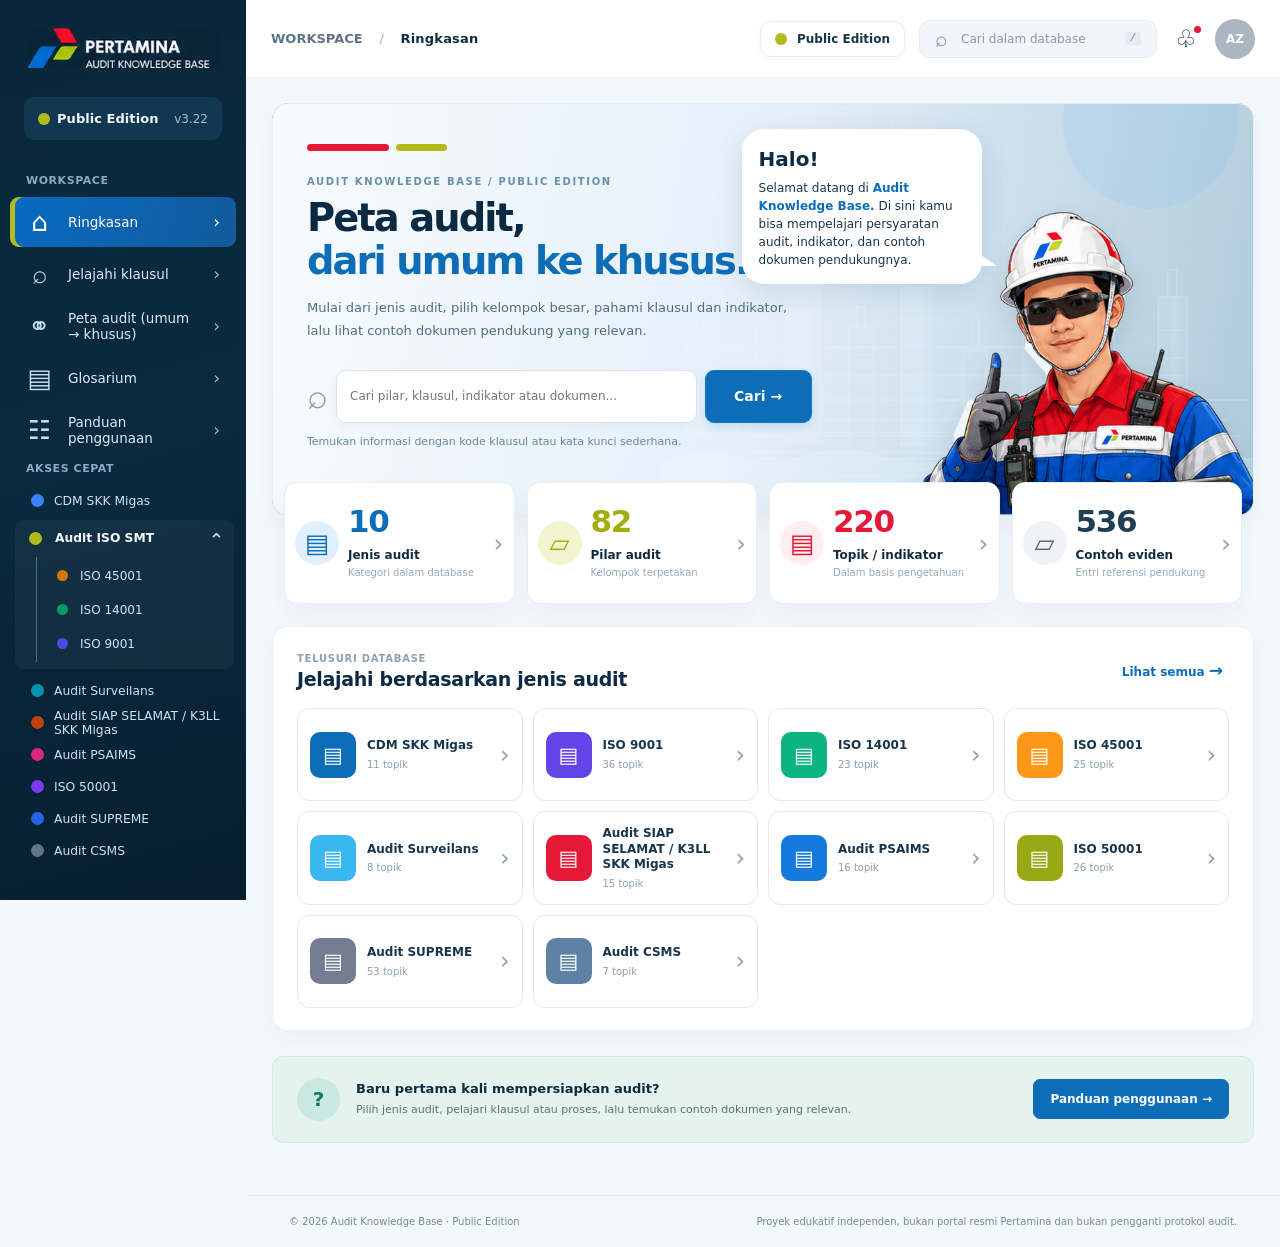
<file: index.html>
<!DOCTYPE html>

<html lang="id">
<head>
<meta charset="utf-8"/>
<meta content="width=device-width, initial-scale=1.0" name="viewport"/>
<meta content="#0b293a" name="theme-color"/>
<meta content="Audit Knowledge Base, panduan audit berbasis metadata tagging: kategori, peta audit, klausul, eviden dan glosarium." name="description"/>
<title>Pertamina Audit Knowledge Base | Audit</title>
<!-- AuditAtlas v1.13: Audit Surveilans full overview; no obsolete warning. -->
<link href="style.css?v=final-v33-20261026" rel="stylesheet"/>
<script defer="" src="audit-data.js?v=3.20-remove-safety-survey"></script>
<script defer src="audit-visual-config.js?v=3.20-remove-safety-survey"></script>
<script defer src="audit-evidence-links.js?v=3.19"></script>
<script defer src="audit-paragraphs.js?v=3.22"></script>
<script defer src="audit-evidence-editor.js?v=3.19"></script>
<script defer src="script.js?v=3.19-evidence"></script>
<style>
    #audit-context .overview-section + .overview-section {margin-top:20px;border-top:1px solid #dbe7e3;padding-top:20px}
    #audit-context .overview-section h4 {margin:0 0 10px;font-size:15px;font-weight:800;color:#123c3a}
    #audit-context .overview-section p {margin:8px 0;font-size:14px;line-height:1.8;color:#3d5c64}
    #audit-context .overview-pillars {padding-left:24px;margin:12px 0;color:#385962}
    #audit-context .overview-pillars li {padding-left:5px;margin-bottom:11px;font-size:14px;line-height:1.8}
    #audit-context .overview-pillars li::marker {color:#168d7b;font-weight:800}
  </style>
<link href="dashboard.css?v=3.15-hc-note" rel="stylesheet"/><link rel="stylesheet" href="editor-overrides.css?v=final-v33-20261026"/>
<script defer src="visual-editor.js?v=3.18"></script>
<script defer src="audit-visual-editor.js?v=3.18"></script>
<link rel="stylesheet" href="audit-paragraph-editor.css?v=3.22"/>
<script defer src="audit-paragraph-editor.js?v=3.22"></script>
</head>
<body>
<div class="app-shell">
<aside class="sidebar" id="sidebar">
<a aria-label="Pertamina Audit Knowledge Base, halaman Ringkasan" class="brand" data-page="beranda" href="#beranda"><img alt="PERTAMINA | AUDIT KNOWLEDGE BASE" loading="eager" src="logo-reference.png"/></a>
<div class="workspace-label"><span class="live-dot"></span><span>Public Edition</span><span class="version">v3.22</span></div>
<nav aria-label="Navigasi utama" class="primary-nav">
<span class="nav-heading">WORKSPACE</span>
<button class="nav-link active" data-page="beranda"><span aria-hidden="true" class="nav-icon">⌂</span><span class="nav-label">Ringkasan</span><span aria-hidden="true" class="nav-chevron">›</span></button>
<button class="nav-link" data-page="jelajahi"><span aria-hidden="true" class="nav-icon">⌕</span><span class="nav-label">Jelajahi klausul</span><span aria-hidden="true" class="nav-chevron">›</span></button>
<button class="nav-link" data-page="peta"><span aria-hidden="true" class="nav-icon">⚭</span><span class="nav-label">Peta audit (umum → khusus)</span><span aria-hidden="true" class="nav-chevron">›</span></button>
<button class="nav-link" data-page="glosarium"><span aria-hidden="true" class="nav-icon">▤</span><span class="nav-label">Glosarium</span><span aria-hidden="true" class="nav-chevron">›</span></button>
<button class="nav-link" data-page="panduan"><span aria-hidden="true" class="nav-icon">☷</span><span class="nav-label">Panduan penggunaan</span><span aria-hidden="true" class="nav-chevron">›</span></button>
<span class="nav-heading margin-top">AKSES CEPAT</span>
<div class="sidebar-audits" id="sidebar-audits"></div>
</nav>
<div class="sidebar-bottom"><p class="copyright">Disusun untuk membantu pembelajar audit • 2026</p></div>
</aside>
<div class="overlay-mobile" id="mobile-overlay"></div>
<div class="main-area">
<header class="topbar">
<div class="topbar-left"><button aria-label="Buka menu" class="icon-button mobile-menu" id="menu-toggle">☰</button><div class="breadcrumb">WORKSPACE <span>/</span> <strong id="breadcrumb-current">Ringkasan</strong></div></div>
<div class="topbar-right"><span class="topbar-public"><span class="live-dot"></span> Public Edition</span><button aria-label="Cari klausul" class="header-search" id="open-search"><span>⌕</span> Cari dalam database <kbd>/</kbd></button><span aria-label="Ikon notifikasi dekoratif" class="top-icon" role="img">♧<i></i></span><span aria-label="Avatar ilustratif" class="top-avatar" role="img">AZ</span></div>
</header>
<main class="content">
<section class="page" id="page-beranda"><div class="hero">
<div class="hero-copy">
<div aria-hidden="true" class="hero-accent"><span></span><span></span></div>
<span class="hero-overline">AUDIT KNOWLEDGE BASE / PUBLIC EDITION</span>
<h1>Peta audit,<br/><em>dari umum ke khusus.</em></h1>
<p>Mulai dari jenis audit, pilih kelompok besar, pahami klausul dan indikator, lalu lihat contoh dokumen pendukung yang relevan.</p>
<form class="hero-search" id="hero-search-form" role="search">
<span aria-hidden="true" class="hero-search-symbol">⌕</span>
<input aria-label="Cari dalam basis pengetahuan audit" id="hero-search-input" placeholder="Cari pilar, klausul, indikator atau dokumen..." type="search"/>
<button type="submit">Cari <span aria-hidden="true">→</span></button>
</form>
<span class="hero-tip">Temukan informasi dengan kode klausul atau kata kunci sederhana.</span>
</div>
<div class="hero-visual">
<div class="hero-speech"><strong>Halo!</strong><span>Selamat datang di <b>Audit Knowledge Base.</b> Di sini kamu bisa mempelajari persyaratan audit, indikator, dan contoh dokumen pendukungnya.</span></div>
<img alt="Ilustrasi pekerja berhelm keselamatan, berkacamata pelindung, dan membawa tablet" class="hero-worker" loading="eager" src="pekerja-pertamina.png"/>
<span aria-hidden="true" class="hero-halo"></span>
</div></div>
<div class="stats-grid dashboard-stats">
<div class="stat-card"><span class="stat-icon stat-icon-blue">▤</span><div class="stat-copy"><strong id="stat-audits">0</strong><span>Jenis audit</span><small>Kategori dalam database</small></div><i>›</i></div>
<div class="stat-card"><span class="stat-icon stat-icon-lime">▱</span><div class="stat-copy"><strong id="stat-framework">0</strong><span>Pilar audit</span><small>Kelompok terpetakan</small></div><i>›</i></div>
<div class="stat-card"><span class="stat-icon stat-icon-red">▤</span><div class="stat-copy"><strong id="stat-clauses">0</strong><span>Topik / indikator</span><small>Dalam basis pengetahuan</small></div><i>›</i></div>
<div class="stat-card"><span class="stat-icon stat-icon-dark">▱</span><div class="stat-copy"><strong id="stat-evidence">0</strong><span>Contoh eviden</span><small>Entri referensi pendukung</small></div><i>›</i></div>
</div>
<div class="dashboard-hidden-stats"><span id="stat-terms"></span><span id="stat-progress"></span></div>
<div class="directory-shell">
<div class="section-title-row categories-heading"><div><span class="eyebrow eyebrow-dark">TELUSURI DATABASE</span><h2>Jelajahi berdasarkan jenis audit</h2></div><button class="link-button" data-page="jelajahi">Lihat semua <span>→</span></button></div>
<div class="audit-grid" id="audit-grid"></div>
</div>

<div class="bottom-help"><div class="bottom-help-symbol">?</div><div><strong>Baru pertama kali mempersiapkan audit?</strong><p>Pilih jenis audit, pelajari klausul atau proses, lalu temukan contoh dokumen yang relevan.</p></div><button class="btn btn-dark" data-page="panduan">Panduan penggunaan →</button></div>
</section>
<section class="page hidden" id="page-jelajahi">
<div class="feature-banner feature-banner-half">
<div class="feature-banner-copy"><span class="mini-accent"></span><span class="eyebrow eyebrow-dark">EXPLORE THE LIBRARY</span><h1>Jelajahi klausul <em>&amp; elemen audit.</em></h1><p>Telusuri dari kelompok audit, klausul utama, subklausul, hingga contoh bukti yang sebaiknya dipahami.</p></div><div class="feature-banner-visual"><div class="feature-banner-bubble"><strong>Siap eksplorasi?</strong><span>Pilih jenis audit, gunakan filter, lalu buka detail topik untuk melihat penjelasan dan contoh eviden yang relevan.</span></div><img alt="Ilustrasi pekerja Pertamina untuk halaman jelajahi klausul" class="feature-banner-worker half-body" loading="lazy" src="pekerja-pertamina.png"/></div></div>
<div class="filter-panel"><div class="smart-search-shell" id="smart-search-shell"><label class="search-input smart-search-input"><span class="search-icon" id="smart-search-icon" aria-hidden="true">⌕</span><span class="search-spinner" id="smart-search-spinner" aria-hidden="true"></span><input aria-label="Cari di seluruh audit, klausul, peta, evidence dan glosarium" autocomplete="off" aria-autocomplete="list" aria-expanded="false" aria-controls="search-suggestions" role="combobox" id="search-input" placeholder="Cari semua audit, klausul, dokumen, evidence, HC..." type="search"/><kbd>/</kbd></label><div class="search-suggestions hidden" id="search-suggestions" role="listbox" aria-label="Saran pencarian audit"></div><span class="sr-only" role="status" aria-live="polite" id="search-live-status"></span><div class="search-scope-note"><span>⌕ Pencarian semua audit, peta, dan glosarium</span><button type="button" id="search-all-btn">Tampilkan seluruh audit →</button></div></div><div class="filters"><label>Jenis audit <select id="audit-select"><option value="all">Semua jenis audit</option></select></label><label>Peran HC <select id="hc-select"><option value="all">Semua keterlibatan</option><option value="Utama">HC utama</option><option value="Pendukung">HC pendukung</option><option value="Tidak langsung">Tidak langsung</option></select></label><label>Kelompok / klausul <select id="group-select"><option value="all">Semua kelompok</option></select></label><label>Status pencatatan <select id="readiness-select"><option value="all">Semua status</option><option>Belum dicek</option><option>Dalam proses</option><option>Siap</option><option>Perlu konfirmasi</option></select></label></div><div class="supreme-index-mode hidden" id="supreme-index-mode" aria-label="Jenis daftar SUPREME">
<label for="supreme-mode-select"><strong>Daftar SUPREME</strong> <span>Pilih sub-proses final atau referensi PDF 2018</span></label>
<select id="supreme-mode-select">
<option value="subprocess">Pemetaan final: 8 proses dan 45 sub-proses HC</option>
<option value="expectations">Arsip: 191 ekspektasi dari PDF SUPREME 2018</option>
</select>
<p id="supreme-index-note">Nomor sub-proses bukan nomor ekspektasi PDF 2018. Peran HC pada daftar utama mengikuti tabel final yang Anda berikan.</p>
</div>
<div class="filter-footer"><div id="active-filter-summary">Menampilkan seluruh kategori</div><button class="text-button" id="reset-filters">↺ Reset filter</button></div></div>
<div class="audit-context hidden" id="audit-context"></div>
<div class="result-header"><div><strong id="result-count">0 topik</strong><span id="result-header-search-note"> · Pilih topik untuk membuka penjelasan dan bukti</span></div><span class="result-hint" id="result-hint">Dari umum → khusus</span></div><div class="result-list" id="result-list"></div><div class="empty-state hidden" id="empty-state"><div>⌕</div><h3>Tidak ada hasil untuk filter ini</h3><p>Coba kata kunci lain atau pilih semua kategori.</p><button class="btn btn-outline" id="empty-reset">Hapus filter</button></div><button class="btn btn-more hidden" id="load-more">Tampilkan lebih banyak ↓</button>
</section>
<section class="page hidden" id="page-peta">
<div class="hero hero-peta">
<div class="hero-copy">
<div aria-hidden="true" class="hero-accent"><span></span><span></span></div>
<span class="hero-overline">AUDIT KNOWLEDGE BASE / PUBLIC EDITION</span>
<h1>Peta audit,<br/><em>dari umum ke khusus.</em></h1>
<p>Mulai dari jenis audit, pilih kelompok besar, lihat acuan yang disebut dalam tabel, kemudian baca indikator dan contoh dokumen yang mungkin relevan.</p>
<form class="hero-search" id="peta-hero-search-form" role="search">
<span aria-hidden="true" class="hero-search-symbol">⌕</span>
<input aria-label="Cari pilar dan indikator pada peta audit" id="peta-hero-search-input" placeholder="Cari pilar, klausul, indikator, atau dokumen..." type="search"/>
<button type="submit">Cari</button>
</form>
</div>
<div class="hero-visual">
<div class="hero-speech"><strong>Halo!</strong><span>Selamat datang di <b>Audit Knowledge Base.</b> Di sini kamu bisa mempelajari persyaratan audit, indikator, dan contoh dokumen pendukungnya.</span></div>
<img alt="Ilustrasi pekerja berhelm dengan perlengkapan keselamatan" class="hero-worker" loading="lazy" src="pekerja-pertamina.png"/>
<span aria-hidden="true" class="hero-halo"></span>
</div></div>
<div class="stats-grid dashboard-stats peta-stats-grid">
<div class="stat-card"><span class="stat-icon stat-icon-blue">▤</span><div class="stat-copy"><strong id="peta-stat-audits">0</strong><span>Jenis audit</span><small>Tersedia di database</small></div><i>›</i></div>
<div class="stat-card"><span class="stat-icon stat-icon-lime">▱</span><div class="stat-copy"><strong id="peta-stat-framework">0</strong><span>Pilar audit</span><small>Terpetakan</small></div><i>›</i></div>
<div class="stat-card"><span class="stat-icon stat-icon-red">▤</span><div class="stat-copy"><strong id="peta-stat-clauses">0</strong><span>Indikator</span><small>Dalam proses verifikasi</small></div><i>›</i></div>
<div class="stat-card"><span class="stat-icon stat-icon-dark">▱</span><div class="stat-copy"><strong id="peta-stat-evidence">0</strong><span>Contoh dokumen</span><small>Referensi pendukung</small></div><i>›</i></div>
</div>
<div class="directory-shell peta-directory-shell">
<div class="section-title-row categories-heading"><div><h2>Jelajahi berdasarkan jenis audit</h2></div><button class="link-button" type="button" onclick="document.getElementById('peta-list-anchor').scrollIntoView({behavior:'smooth', block:'start'})">Lihat semua <span>→</span></button></div>
<div class="audit-grid" id="audit-grid-peta"></div>
</div>
<div class="peta-subheader" id="peta-list-anchor"><div><h2>Jelajahi peta audit</h2><p>Pilih jenis audit dan telusuri kelompok besar sebelum membuka indikator dan contoh eviden yang relevan.</p></div><button class="btn btn-outline" id="peta-export">↓ Ekspor peta (CSV)</button></div>
<div class="disclaimer-banner"><span>ⓘ</span><p><strong>Referensi untuk sebagian kelompok masih memerlukan verifikasi.</strong> Penomoran PTK, hubungan OSHA/CCPS dengan PSAIMS, serta klausul ISO adalah rujukan awal sesuai file yang dikirim. Bagian SUPREME telah dipetakan ulang berdasarkan PDF 2018; kecocokannya dengan standar dan protokol audit tahun 2023 belum diverifikasi.</p></div>
<div class="filter-panel peta-filter"><label class="search-input"><span>⌕</span><input aria-label="Cari kelompok besar audit" autocomplete="off" id="peta-search" placeholder="Cari pilar: kinerja, HIRADC, KPI, MOC, P2K3..." type="search"/></label><div class="peta-toolbar"><label>Jenis audit <select id="peta-audit-select"><option value="all">Semua jenis audit</option></select></label><span id="peta-result-count">37 kelompok besar</span></div></div>
<div class="peta-route"><span>01 · JENIS AUDIT</span><b>→</b><span>02 · KELOMPOK BESAR</span><b>→</b><span>03 · INDIKATOR</span><b>→</b><span>04 · CONTOH EVIDEN</span></div>
<div class="peta-list" id="peta-list"></div>
<div class="empty-state hidden" id="peta-empty"><div>⌕</div><h3>Tidak ada peta yang sesuai</h3><p>Coba kata kunci atau jenis audit lain.</p></div>
</section>
<section class="page hidden" id="page-glosarium"><div class="reference-banner reference-glosarium" aria-label="Pengantar glosarium"><div class="reference-copy"><span class="mini-accent"></span><span class="eyebrow eyebrow-dark">AUDIT KNOWLEDGE BASE</span><h1>Glosarium<br/><em>istilah audit.</em></h1><p>Kamus ringkas istilah yang sering dijumpai saat mengumpulkan dan menyiapkan bukti audit.</p></div><div class="reference-scene"><img src="scene-glosarium.png" alt="Pekerja Pertamina menggunakan APD lengkap menjelaskan cara mencari istilah audit" loading="lazy"/></div></div><label class="search-input glossary-search"><span>⌕</span><input aria-label="Cari glosarium" id="glossary-search" placeholder="Cari istilah, misalnya evidence atau PIC..." type="search"/></label><div class="glossary-grid" id="glossary-list"></div></section>
<section class="page hidden" id="page-panduan"><div class="reference-banner reference-panduan" aria-label="Pengantar panduan penggunaan"><div class="reference-copy"><span class="mini-accent"></span><span class="eyebrow eyebrow-dark">GETTING STARTED</span><h1>Dari bingung<br/><em>menjadi siap.</em></h1><p>Empat langkah sederhana menggunakan database secara bertanggung jawab.</p></div><div class="reference-scene"><img src="scene-panduan.png" alt="Pekerja Pertamina dengan APD lengkap menjelaskan langkah penggunaan Audit Knowledge Base" loading="lazy"/></div></div><div class="guide-steps"><article><span>01</span><div><h3>Pilih jenis audit</h3><p>Contoh: ISO 9001 untuk mutu, ISO 45001 untuk K3, atau SUPREME untuk manajemen HSSE. SUPREME pada versi ini memakai sumber PDF 2018, bukan protokol 2023. Periksa tujuan dan ruang lingkup audit sebelum mencari bukti.</p><button class="guide-link" type="button" data-page="jelajahi">Lihat daftar jenis audit <span aria-hidden="true">→</span></button></div></article><article><span>02</span><div><h3>Telusuri klausul dari umum ke khusus</h3><p>Mulai dari kelompok seperti Dukungan, kemudian buka kode spesifik seperti 7.2 Kompetensi. Nama kode harus disamakan dengan edisi standar yang digunakan auditor.</p><button class="guide-link" type="button" data-page="jelajahi">Lihat contoh penelusuran <span aria-hidden="true">→</span></button></div></article><article><span>03</span><div><h3>Cari pemilik dan contoh bukti</h3><p>Gunakan filter HC, lihat contoh dokumen, lalu konfirmasi PIC dan versi dokumen sebenarnya. Jangan mengunggah data pekerja, catatan kesehatan, atau bukti rahasia ke website publik.</p></div></article><article><span>04</span><div><h3>Tandai status persiapan</h3><p>Pilih Belum dicek, Dalam proses, Siap, atau Perlu konfirmasi. Status disimpan lokal di browser Anda, tidak menjadi bukti resmi dan tidak tersinkron ke GitHub.</p></div></article></div><div class="guide-columns"><div class="info-card"><h3>Struktur informasi</h3><p><strong>Jenis Audit</strong> → <strong>Kelompok Umum</strong> → <strong>Kode Klausul / Elemen</strong> → <strong>Penjelasan sederhana</strong> → <strong>Contoh Bukti</strong> → <strong>Status</strong>.</p></div><div class="info-card"><h3>Catatan versi dan verifikasi</h3><p>ISO 9001:2026 dan ISO 14001:2026 telah diterbitkan; ISO 45001 menggunakan edisi 2018 dengan amendemen 2024; ISO 50001 menggunakan 2018 dengan amendemen 2024. Pemetaan dari Excel awal bukan pengganti standar berlisensi atau daftar audit yang disahkan.</p></div></div><div class="info-card references-card"><h3>Sumber rujukan publik dan kebijakan data</h3><p>Tautan di bawah adalah titik awal pengecekan. Sebagian topik (CDM, PSAIMS, SIAP SELAMAT) memerlukan dokumen checklist resmi dan persetujuan penggunaannya.</p><div class="sources-list" id="sources-list"></div></div></section>
</main>
<footer class="footer"><span>© 2026 Audit Knowledge Base · Public Edition</span><span>Proyek edukatif independen, bukan portal resmi Pertamina dan bukan pengganti protokol audit.</span></footer>
</div>
</div>
<dialog aria-labelledby="dialog-title" class="detail-dialog" id="detail-dialog"><div class="dialog-topbar"><div class="dialog-logo">AA<span>.</span></div><button aria-label="Tutup detail" class="dialog-close" id="dialog-close">✕</button></div><div class="dialog-scroll" id="dialog-content"></div></dialog>
<div aria-live="polite" class="toast" id="toast" role="status"></div>
</body>
</html>
</file>
<file: style.css>
:root{--ink:#122b39;--ink2:#2d4653;--muted:#63747d;--teal:#15c8a5;--teal-dark:#0b907e;--cream:#f6f7f5;--line:#e1e8e8;--white:#fff;--navy:#0e2735;--shadow:0 18px 40px rgba(20,49,64,.05)}*{box-sizing:border-box}html{scroll-behavior:smooth}body{margin:0;background:var(--cream);color:var(--ink);font-family:Inter,ui-sans-serif,system-ui,-apple-system,"Segoe UI",Roboto,Arial,sans-serif;font-size:14px;-webkit-font-smoothing:antialiased}button,input,select{font:inherit}button{cursor:pointer}a{color:inherit;text-decoration:none}button:focus-visible,a:focus-visible,input:focus-visible,select:focus-visible{outline:3px solid #48d8bc;outline-offset:2px}.hidden{display:none!important}.app-shell{display:flex;min-height:100vh}.sidebar{width:267px;flex-shrink:0;background:#0c2634;color:#d6e6e8;min-height:100vh;position:fixed;inset:0 auto 0 0;display:flex;flex-direction:column;z-index:50;overflow-y:auto;scrollbar-width:thin;scrollbar-color:#31515b transparent}.brand{display:flex;gap:11px;align-items:center;padding:31px 23px 23px}.brand-mark{height:41px;width:41px;display:grid;place-items:center;border:1px solid rgba(30,204,171,.58);border-radius:12px;color:#64f0cd;background:rgba(17,192,154,.1)}.brand-name{display:block;color:#fff;font-size:21px;letter-spacing:-.8px;font-weight:800;line-height:23px}.brand-name span{color:#63e7c4}.brand small{display:block;color:#7e9ba6;font-size:10px;letter-spacing:.25px;margin-top:3px}.workspace-label{color:#9ab1b9;background:rgba(255,255,255,.035);margin:4px 18px 29px;padding:12px 11px;border-radius:7px;font-size:9px;font-weight:700;letter-spacing:1.5px;display:flex;align-items:center;gap:7px}.live-dot{height:7px;width:7px;border-radius:50%;background:var(--teal);display:inline-block;box-shadow:0 0 0 3px rgba(21,200,165,.12);flex-shrink:0}.version{margin-left:auto;color:#8eb4b7;font-weight:500;letter-spacing:0}.primary-nav{padding:0 12px 20px}.nav-heading{display:block;font-weight:800;color:#6c8895;font-size:10px;letter-spacing:1.55px;margin:0 13px 11px}.margin-top{margin-top:28px}.nav-link{border:0;background:transparent;width:100%;color:#aebfc6;min-height:43px;display:flex;align-items:center;gap:12px;text-align:left;padding:0 14px;border-radius:8px;font-weight:540;margin-bottom:3px;transition:background .15s,color .15s}.nav-link:hover,.nav-link.active{background:#1d3c49;color:#f7ffff}.nav-link.active{box-shadow:inset 3px 0 #2fd2ae}.nav-icon{display:grid;place-items:center;font-size:22px;width:18px;line-height:1;color:#9cb2b9}.nav-link.active .nav-icon{color:#62e6c3}.nav-key{font-size:10px;margin-left:auto;color:#7996a0}.sidebar-audit-button{border:0;background:transparent;color:#aebfc6;display:flex;align-items:center;gap:10px;font-size:12px;min-height:35px;padding:0 13px;width:100%;text-align:left;border-radius:7px}.sidebar-audit-button:hover{background:#1d3c49;color:#fff}.side-audit-dot{height:7px;width:7px;border-radius:2px;flex-shrink:0}.sidebar-bottom{margin-top:auto;padding:0 18px 18px}.sidebar-note{border:1px solid #35515b;border-radius:11px;padding:12px 13px;display:flex;align-items:flex-start;gap:8px;background:rgba(255,255,255,.025)}.sidebar-note p{font-size:11px;margin:0;color:#abc0c7;line-height:1.6}.sidebar-note strong{color:#e3eff0}.note-icon{color:#4ed2bb;font-size:17px}.copyright{font-size:10px;color:#66818c;text-align:center;margin:18px 0 2px}.main-area{margin-left:267px;min-width:0;flex:1}.topbar{height:79px;background:#fff;border-bottom:1px solid var(--line);display:flex;align-items:center;justify-content:space-between;padding:0 41px;gap:15px}.breadcrumb{font-size:11px;font-weight:700;letter-spacing:1px;color:#829098}.breadcrumb span{margin:0 12px;color:#c0cacc}.breadcrumb strong{color:#294757;font-weight:750;letter-spacing:.2px;font-size:12px}.topbar-right,.topbar-left{display:flex;align-items:center;gap:20px}.topbar-public{display:flex;align-items:center;gap:10px;font-size:11px;font-weight:800;color:#487666;white-space:nowrap}.header-search{display:flex;align-items:center;gap:13px;color:#88959b;border:1px solid #e2e8e9;background:#f8faf9;border-radius:7px;padding:9px 11px;font-size:11px;min-width:205px;text-align:left}.header-search span{font-size:21px;line-height:10px;color:#566f78}.header-search kbd,.search-input kbd{margin-left:auto;border:1px solid #dbe2e4;border-radius:3px;padding:1px 5px;font-size:10px;color:#9eaaaf}.source-link{border:1px solid #dde5e6;border-radius:8px;padding:9px 12px;font-size:12px;font-weight:700;color:#284654}.source-link:hover{color:#0b8e7c}.content{padding:35px 43px 60px;max-width:1550px;margin:0 auto;min-height:calc(100vh - 135px)}.hero{border-radius:17px;min-height:316px;background:#102d3b;color:white;display:grid;grid-template-columns:1.45fr 1fr;overflow:hidden;position:relative;box-shadow:0 16px 30px rgba(13,43,55,.09)}.hero:before{content:"";position:absolute;inset:0;background:linear-gradient(109deg,transparent 48%,rgba(66,167,145,.08) 100%);pointer-events:none}.hero-copy{padding:43px 46px 38px;position:relative;z-index:2}.eyebrow{display:inline-flex;align-items:center;gap:9px;font-size:10px;font-weight:820;letter-spacing:1.9px;color:#53e0bf}.tiny-square{height:7px;width:7px;border-radius:1px;background:#29d6b2}.hero h1{font-size:clamp(30px,3.2vw,47px);letter-spacing:-2.1px;line-height:1.15;margin:20px 0 16px;font-weight:780}.hero h1 em,.page-heading h1 em{font-style:normal;color:#53ddba}.hero p{max-width:455px;font-size:13px;line-height:1.9;color:#b3c9d0;margin:0}.hero-actions{display:flex;align-items:center;gap:9px;margin-top:25px;flex-wrap:wrap}.btn{height:40px;display:inline-flex;align-items:center;justify-content:center;gap:9px;border-radius:7px;padding:0 16px;font-weight:750;font-size:12px;white-space:nowrap;border:1px solid transparent}.btn-primary{background:#25d3ad;color:#072c2f}.btn-primary:hover{background:#60e5c8}.btn-primary span{font-size:19px;line-height:1}.btn-ghost{color:#d2e8e8;background:transparent;border-color:rgba(255,255,255,.22)}.btn-ghost:hover{background:rgba(255,255,255,.08)}.hero-visual{position:relative;overflow:hidden;display:flex;align-items:center;justify-content:center;background:radial-gradient(circle at 55% 51%,#194a4e 0%,#123943 35%,#10303c 62%,#0d2939 100%)}.hero-visual:after{content:"";position:absolute;inset:0;opacity:.12;background-image:linear-gradient(rgba(111,200,181,.3) 1px,transparent 1px),linear-gradient(90deg,rgba(111,200,181,.3) 1px,transparent 1px);background-size:28px 28px}.radar-circle{position:absolute;border:1px solid rgba(112,226,195,.26);border-radius:50%;box-shadow:0 0 40px rgba(43,210,170,.055)}.radar-lg{height:335px;width:335px}.radar-md{height:242px;width:242px}.radar-sm{height:145px;width:145px;border:1px dashed rgba(112,226,195,.55)}.radar-center{height:77px;width:77px;border-radius:20px;display:grid;place-items:center;background:#23cca7;color:#093d42;font-size:43px;font-weight:600;box-shadow:0 12px 44px rgba(18,212,160,.15);position:relative;z-index:2;transform:rotate(-6deg)}.radar-label{z-index:3;position:absolute;color:#8de4cb;background:#174850;border:1px solid #316d68;border-radius:4px;padding:5px 7px;letter-spacing:1.6px;font-weight:700;font-size:8px}.label-one{top:19%;left:18%}.label-two{right:12%;top:36%}.label-three{bottom:16%;left:19%}.visual-corner{color:#78a39f;letter-spacing:1.4px;font-size:9px;position:absolute;right:21px;bottom:21px;line-height:1.5}.disclaimer-banner{margin-top:20px;display:flex;gap:13px;padding:14px 17px;background:#fffdf6;border:1px solid #eadfc6;border-radius:10px;color:#67583f;align-items:flex-start}.disclaimer-banner>span{font-size:19px;color:#b58a31;line-height:1.2}.disclaimer-banner p{margin:0;font-size:11px;line-height:1.75}.section-title-row{display:flex;justify-content:space-between;gap:14px;align-items:end;margin:34px 0 17px}.eyebrow-dark{color:#0c9680}.section-title-row h2{font-size:24px;letter-spacing:-.9px;margin:8px 0 0}.section-aside{font-size:11px;color:#8e9ba0}.stats-grid{display:grid;grid-template-columns:repeat(4,minmax(0,1fr));gap:14px}.stat-card{min-height:143px;position:relative;border-radius:11px;background:white;border:1px solid #e2e8e8;padding:20px 21px;box-shadow:var(--shadow)}.stat-icon{position:absolute;right:17px;top:13px;color:#bac9cc;font-size:21px}.stat-card strong{display:block;font-size:34px;letter-spacing:-1.7px;line-height:1.2;margin-bottom:5px}.stat-card>span:not(.stat-icon){display:block;font-size:12px;font-weight:800}.stat-card small{display:block;color:#8a9a9f;margin-top:7px;font-size:10px}.categories-heading{margin-top:38px}.link-button{border:0;background:transparent;color:#0a9b83;font-size:12px;font-weight:800}.link-button:hover{text-decoration:underline}.audit-grid{display:grid;grid-template-columns:repeat(3,minmax(0,1fr));gap:14px}.audit-card{background:#fff;border:1px solid var(--line);border-radius:11px;min-height:200px;text-align:left;padding:18px 19px 17px;transition:transform .14s,box-shadow .14s,border-color .14s;display:flex;flex-direction:column;align-items:stretch}.audit-card:hover{transform:translateY(-3px);box-shadow:0 13px 26px rgba(21,46,60,.1);border-color:#a6d4c8}.audit-head{display:flex;justify-content:space-between;align-items:center}.audit-icon{width:39px;height:39px;border-radius:9px;display:grid;place-items:center;font-weight:900;font-size:20px}.audit-count{color:#98a8ad;font-size:10px;font-weight:700}.audit-card h3{font-size:16px;margin:17px 0 5px;letter-spacing:-.25px}.audit-card p{color:#73838a;font-size:11px;line-height:1.66;min-height:34px;margin:0;flex:1}.audit-footer{border-top:1px solid #edf0f0;margin-top:14px;padding-top:11px;display:flex;align-items:center;justify-content:space-between;color:#88979c;font-size:10px}.audit-footer b{color:#0b9c82;font-size:17px}.bottom-help{display:flex;align-items:center;gap:16px;padding:21px 24px;background:#e5f3ee;border-radius:11px;border:1px solid #d4e9e3;margin-top:25px}.bottom-help-symbol{font-size:20px;font-weight:900;width:43px;height:43px;display:grid;place-items:center;border-radius:50%;background:#c9e8df;color:#137c69}.bottom-help>div:nth-child(2){flex:1}.bottom-help strong{font-size:13px}.bottom-help p{color:#59746e;font-size:11px;margin:6px 0 0;line-height:1.5}.btn-dark{color:white;background:#1a4450}.footer{display:flex;justify-content:space-between;align-items:center;gap:20px;border-top:1px solid #e1e7e8;padding:20px 43px;color:#98a6ab;font-size:10px}.page-heading{display:flex;align-items:flex-end;gap:15px;justify-content:space-between;margin:12px 0 29px}.page-heading h1{font-size:clamp(28px,3vw,40px);letter-spacing:-1.7px;margin:12px 0}.page-heading h1 em{color:#14a98e}.page-heading p{font-size:13px;color:#7e8d92;line-height:1.7;max-width:610px;margin:0}.btn-outline{border-color:#cbd7d9;background:white;color:#264652}.btn-outline:hover{background:#f0fbf8}.filter-panel{border:1px solid var(--line);border-radius:13px;background:white;box-shadow:var(--shadow);padding:19px 20px}.search-input{width:100%;display:flex;align-items:center;gap:12px;border:1px solid #d6e3e3;background:#f9fbfa;padding:0 13px;border-radius:8px;height:47px}.search-input>span{font-size:23px;color:#0c9983}.search-input input{width:100%;outline:0;background:transparent;border:0;color:#183742;font-size:13px}.search-input input::placeholder{color:#a2aeb1}.search-input input:focus-visible{outline:none}.search-input:focus-within{outline:2px solid #a0ebdc;border-color:#36bda5}.filters{display:grid;grid-template-columns:1.35fr 1fr 1fr 1.15fr;gap:12px;margin:18px 0}.filters label{font-weight:750;font-size:10px;color:#526b74;display:flex;flex-direction:column;gap:7px}.filters select{width:100%;border:1px solid #dae3e4;border-radius:7px;background:#fff;padding:9px 9px;min-height:38px;color:#324f59;font-size:12px;appearance:auto}.filter-footer{border-top:1px solid #edf0f1;padding-top:12px;display:flex;justify-content:space-between;align-items:center;gap:10px;color:#9aa9ad;font-size:11px}.text-button{border:0;background:transparent;color:#0d947e;font-weight:750;font-size:11px}.audit-context{border:1px solid #bfded8;border-radius:11px;background:linear-gradient(110deg,#e8f7f1,#f9fcfb);margin-top:19px;padding:20px}.context-head{display:flex;gap:11px;align-items:center;margin-bottom:9px}.context-head h3{margin:0;font-size:18px}.context-head .context-tag{font-size:10px;background:#daf1eb;border:1px solid #c0e5dc;color:#1f856f;border-radius:4px;padding:4px 6px}.audit-context p{font-size:12px;color:#4e6d71;line-height:1.75;max-width:880px}.context-meta{display:flex;gap:7px;flex-wrap:wrap;margin-top:12px}.tiny-badge{font-size:10px;padding:5px 8px;border:1px solid #cfddd9;background:#fff;border-radius:5px;color:#536f72}.result-header{display:flex;justify-content:space-between;align-items:center;margin:25px 1px 12px;gap:10px;font-size:12px}.result-header>div>span,.result-hint{color:#8b9ba0;font-size:11px}.result-list{display:flex;flex-direction:column;gap:10px}.result-card{width:100%;display:flex;align-items:flex-start;text-align:left;gap:16px;border:1px solid var(--line);border-radius:10px;background:#fff;padding:18px 20px;transition:box-shadow .13s,border-color .13s}.result-card:hover{box-shadow:0 8px 27px rgba(23,61,70,.06);border-color:#aed3c8}.result-code{flex:0 0 66px;text-align:center;background:#eaf6f2;border-radius:6px;color:#137f6d;font-weight:900;font-size:13px;padding:11px 5px;white-space:nowrap}.result-body{flex:1;min-width:0}.result-badges{display:flex;gap:7px;flex-wrap:wrap;align-items:center;margin-bottom:6px}.result-badges span{display:inline-block;border:1px solid #e8edef;padding:3px 6px;border-radius:4px;font-size:10px;color:#69818a}.result-badges .status{border-color:#dbebe7;color:#0a967b;background:#f0faf7}.result-body h3{font-size:14px;margin:0 0 7px;letter-spacing:-.15px}.result-body p{font-size:11px;color:#71858c;line-height:1.65;margin:0}.result-end{display:flex;flex-direction:column;align-items:flex-end;justify-content:space-between;gap:20px;margin-left:auto;color:#8a9ea2;font-size:10px;white-space:nowrap}.result-end b{font-size:21px;font-weight:500;color:#13a98d}.btn-more{display:flex;background:#e5efed;color:#22685f;margin:19px auto 0}.empty-state{text-align:center;padding:65px 12px;background:white;border-radius:12px;border:1px dashed #c9d5d7}.empty-state>div{font-size:60px;color:#6bc7b2}.empty-state h3{margin:0}.empty-state p{color:#8c9a9d;font-size:13px}.glossary-search{max-width:600px;margin-bottom:22px}.glossary-grid{display:grid;grid-template-columns:repeat(2,minmax(0,1fr));gap:14px}.glossary-item{background:white;border:1px solid var(--line);border-radius:10px;padding:20px}.glossary-item strong{font-size:14px}.glossary-item p{font-size:12px;color:#70838a;line-height:1.7;margin:8px 0 0}.guide-steps{display:grid;grid-template-columns:1fr 1fr;gap:13px}.guide-steps article{display:flex;gap:16px;background:white;border:1px solid var(--line);border-radius:10px;padding:25px 24px}.guide-steps article>span{font-size:28px;font-weight:900;letter-spacing:-1px;color:#20ac8f}.guide-steps article h3{margin:0 0 9px;font-size:17px}.guide-steps article p{font-size:12px;color:#73868b;line-height:1.8;margin:0}.guide-columns{display:grid;grid-template-columns:1fr 1fr;gap:13px;margin:20px 0}.info-card{background:white;border:1px solid var(--line);border-radius:11px;padding:23px}.info-card h3{margin:0 0 10px;font-size:17px}.info-card p{color:#6e8287;font-size:12px;line-height:1.8}.sources-list{display:grid;grid-template-columns:1fr 1fr;gap:8px;margin-top:18px}.sources-list a{font-size:11px;display:flex;align-items:center;justify-content:space-between;gap:12px;padding:12px 13px;background:#f6f9f8;border:1px solid #e3eded;border-radius:7px;color:#315b65}.sources-list a:hover{color:#0b9e85;border-color:#a3d9cd}.detail-dialog{width:min(750px,calc(100vw - 26px));max-height:min(860px,calc(100vh - 35px));border:0;border-radius:15px;background:white;padding:0;box-shadow:0 40px 110px #0b293f5c;overflow:hidden;color:#153240}.detail-dialog::backdrop{background:rgba(8,28,38,.55);backdrop-filter:blur(4px)}.dialog-topbar{height:65px;padding:0 30px;display:flex;justify-content:space-between;align-items:center;background:#0f2c3a}.dialog-logo{font-size:20px;color:#f9ffff;letter-spacing:-1px;font-weight:900}.dialog-logo span{color:#33d0ac}.dialog-close{border:1px solid #43616a;color:white;background:transparent;font-size:18px;width:31px;height:31px;border-radius:6px}.dialog-scroll{max-height:calc(min(860px,100vh - 35px) - 65px);overflow:auto;padding:30px 33px 35px}.dialog-kicker{color:#11957b;font-size:10px;font-weight:900;letter-spacing:1.4px}.dialog-scroll h2{font-size:27px;letter-spacing:-1px;margin:10px 0 8px}.dialog-subtitle{color:#67818a;font-size:12px;line-height:1.7}.dialog-badges{display:flex;gap:8px;flex-wrap:wrap;margin:16px 0}.dialog-badges span{background:#edf5f2;padding:6px 9px;border-radius:6px;color:#39695e;font-size:10px;font-weight:700}.dialog-section{padding:20px 0;border-top:1px solid #e8eeee}.dialog-section h3{margin:0 0 10px;font-size:13px}.dialog-section p{font-size:12px;line-height:1.9;color:#587079;margin:0}.dialog-section ul{margin:6px 0 0;padding:0;list-style:none}.dialog-section li{padding:8px 0 8px 22px;position:relative;font-size:12px;line-height:1.6;color:#4c6c73}.dialog-section li:before{content:'✓';position:absolute;left:1px;color:#16b393;font-weight:900}.dialog-status{padding:19px;background:#f3f9f7;border-radius:9px;border:1px solid #d5e8e3}.dialog-status p{font-size:11px;color:#66847e;margin:7px 0 12px}.dialog-status select{padding:9px 12px;border-radius:7px;border:1px solid #bfd8d0;background:white;width:min(280px,100%);color:#33555a}.dialog-source{color:#078c79;word-break:break-all;font-size:11px;text-decoration:underline}.small-warning{color:#936f3b!important;background:#fffbef;padding:11px;border-radius:7px;border:1px solid #f2e2bd;margin-top:11px!important}.toast{position:fixed;bottom:23px;right:23px;background:#123b47;color:#fff;padding:12px 16px;border-radius:8px;font-size:12px;z-index:100;opacity:0;transform:translateY(10px);pointer-events:none;transition:all .2s}.toast.visible{opacity:1;transform:translateY(0)}.mobile-menu{display:none}.overlay-mobile{display:none}@media(max-width:1200px){.sidebar{width:240px}.main-area{margin-left:240px}.content{padding:30px}.topbar{padding:0 30px}.hero-copy{padding-left:35px}.audit-grid{grid-template-columns:repeat(2,minmax(0,1fr))}}@media(max-width:900px){.sidebar{transform:translateX(-100%);transition:transform .2s;width:267px}.sidebar.open{transform:translateX(0)}.overlay-mobile.visible{display:block;position:fixed;inset:0;background:#0a273770;z-index:45}.mobile-menu{display:inline-flex;border:0;background:transparent;font-size:22px;color:#294756}.main-area{margin-left:0}.topbar{height:66px;padding:0 20px}.topbar-public{display:none}.content{padding:23px}.footer{padding:18px 22px}.hero{grid-template-columns:1fr 240px}.hero-copy{padding:35px 27px}.stats-grid{grid-template-columns:repeat(2,1fr)}.filters{grid-template-columns:repeat(2,1fr)}}@media(max-width:630px){.topbar-right{gap:7px}.header-search{min-width:36px;width:38px;justify-content:center;padding:9px;font-size:0}.header-search kbd{display:none}.source-link span{display:none}.hero{grid-template-columns:1fr}.hero-copy{padding:32px 24px}.hero h1{font-size:33px}.hero-visual{display:none}.stats-grid{gap:9px}.stat-card{padding:15px;min-height:132px}.stat-card strong{font-size:30px}.audit-grid,.glossary-grid,.guide-steps,.guide-columns,.sources-list{grid-template-columns:1fr}.section-title-row{align-items:start}.section-aside{display:none}.page-heading{align-items:start;flex-direction:column}.filters{grid-template-columns:1fr}.result-card{gap:10px;padding:13px}.result-code{flex-basis:50px;font-size:11px}.result-end{display:none}.filter-panel{padding:13px}.result-body h3{font-size:13px}.result-header>div>span,.result-hint{display:none}.bottom-help{flex-wrap:wrap}.bottom-help .btn{width:100%}.footer{flex-direction:column;text-align:center;gap:7px}.dialog-scroll{padding:22px}.topbar{padding:0 13px}.breadcrumb{font-size:9px}}@media(prefers-reduced-motion:reduce){*,*:before,*:after{scroll-behavior:auto!important;transition:none!important}}
.sr-only{position:absolute;width:1px;height:1px;padding:0;margin:-1px;overflow:hidden;clip:rect(0,0,0,0);white-space:nowrap;border:0}

/* Peta audit dari tabel ringkasan tambahan */
.peta-promo{display:flex;gap:18px;align-items:center;justify-content:space-between;padding:19px 22px;background:#e9f7f1;border:1px solid #c7e6da;border-radius:12px;margin:24px 0}.peta-promo strong{font-size:15px}.peta-promo p{font-size:12px;line-height:1.7;color:#5c7978;margin:6px 0 0}.peta-promo .btn{flex:0 0 auto}.peta-filter{margin:17px 0}.peta-toolbar{display:flex;align-items:end;gap:20px;justify-content:space-between;margin-top:15px}.peta-toolbar label{display:flex;flex-direction:column;gap:7px;font-weight:750;color:#526b74;font-size:11px;min-width:250px}.peta-toolbar select{padding:10px 12px;border:1px solid #dae3e4;border-radius:8px;color:#355761;background:white}.peta-toolbar>span{font-size:12px;color:#73868b}.peta-route{display:flex;align-items:center;flex-wrap:wrap;gap:10px;margin:17px 0 20px;color:#2e7e70}.peta-route span{background:#e9f8f3;border:1px solid #cde7df;padding:7px 9px;border-radius:7px;font-size:10px;font-weight:850}.peta-route b{color:#9ab3ac}.peta-list{display:grid;grid-template-columns:1fr;gap:11px}.peta-card{background:white;border:1px solid var(--line);border-radius:10px;overflow:hidden;box-shadow:0 5px 22px rgba(25,62,64,.025)}.peta-card[open]{border-color:#a8d8ca;box-shadow:0 8px 29px rgba(25,85,79,.05)}.peta-card>summary{list-style:none;display:flex;gap:14px;align-items:center;cursor:pointer;padding:19px 20px}.peta-card>summary::-webkit-details-marker{display:none}.peta-card>summary:focus-visible{outline:2px solid #44b59f;outline-offset:-3px}.peta-number{min-width:42px;height:42px;display:grid;place-items:center;background:#e9f6f1;color:#0d927b;border-radius:8px;font-size:13px;font-weight:900}.peta-labels{display:flex;flex-direction:column;gap:5px;min-width:0;flex:1}.peta-labels small{font-size:10px;font-weight:700;color:#15947f}.peta-labels strong{font-size:15px;letter-spacing:-.2px}.peta-labels>span{color:#8d9b9f;font-size:11px}.peta-chevron{color:#138e7a;font-size:24px;transition:transform .2s}.peta-card[open] .peta-chevron{transform:rotate(180deg)}.peta-detail{border-top:1px solid #edf2f1;padding:20px;display:grid;grid-template-columns:1fr 1fr;gap:15px;background:#fbfdfc}.peta-detail-col{background:white;border:1px solid #e9efed;border-radius:8px;padding:17px}.peta-detail h3{font-size:12px;color:#2c5360;margin:0 0 12px}.peta-detail ul{padding-left:17px;margin:0}.peta-detail li{line-height:1.7;color:#536e73;font-size:12px;margin-bottom:7px}.peta-detail-full{grid-column:1/-1}.peta-detail-full p{font-size:11px;color:#627982;line-height:1.7}.peta-validation{padding:12px 14px!important;color:#946e35!important;background:#fffaf0;border:1px solid #f3e3c8;border-radius:6px}.peta-tags{display:flex;flex-wrap:wrap;gap:6px;margin:12px 0}.peta-tags span{font-size:10px;color:#2a816f;background:#e8f5f1;padding:5px 7px;border-radius:5px}.peta-to-detail{font-size:11px;margin-top:12px}
@media(max-width:630px){.peta-promo{flex-direction:column;align-items:flex-start}.peta-promo .btn{width:100%}.peta-detail{grid-template-columns:1fr;padding:14px}.peta-detail-col{padding:13px}.peta-toolbar{flex-direction:column;align-items:stretch}.peta-toolbar label{min-width:0}.peta-route{gap:6px}.peta-route span{font-size:9px}.peta-card>summary{padding:14px 12px;gap:10px}.peta-labels strong{font-size:13px}.peta-labels>span{font-size:10px}}

/* AuditAtlas v1.2: ringkasan CDM yang terstruktur dan mudah dibaca */
.audit-context:has(.overview-section) { padding: 28px 30px; }
.overview-section + .overview-section { margin-top: 20px; border-top: 1px solid #dbe7e3; padding-top: 20px; }
.overview-section h4 { margin: 0 0 10px; font-size: 14px; color: #123c3a; font-weight: 800; }
.overview-section p { margin: 7px 0 0; font-size: 13px; line-height: 1.85; color: #3d5c64; }
.overview-section strong { color: #1a3946; }
.overview-pillars { margin: 12px 0 0; padding-left: 23px; color: #385962; }
.overview-pillars li { padding-left: 5px; margin-bottom: 10px; font-size: 13px; line-height: 1.8; }
.overview-pillars li::marker { color: #168d7b; font-weight: 800; }
@media (max-width:630px) { .audit-context:has(.overview-section) { padding: 18px; } .overview-section p, .overview-pillars li { font-size: 12px; } }
</file>
<file: dashboard.css>
/* Audit Knowledge Base: visual redesign v2.0
   Preserves audit-data.js, filtering, glosarium and peta audit logic. */
:root{--ink:#102a40;--ink2:#314b5f;--muted:#678093;--teal:#0D6DB7;--teal-dark:#075c9d;--cream:#f5f9fc;--line:#dfeaf2;--navy:#0c293b;--lime:#B1BB1C;--red:#E51837;--shadow:0 10px 30px rgba(30,64,88,.08)}
html,body{background:#f3f8fc;color:#102a40}body{font-size:14px}button:focus-visible,a:focus-visible,input:focus-visible,select:focus-visible{outline:3px solid #B1BB1C;outline-offset:3px}
.sidebar{width:274px;background:linear-gradient(165deg,#092739,#092a3f 49%,#071f2f);color:#dfebf5;scrollbar-color:#416076 transparent}
.main-area{margin-left:274px}
.brand{padding:20px 26px 14px;min-height:90px;display:flex;align-items:center}
.brand img{width:230px;height:auto;max-width:100%;display:block;object-fit:contain}
.workspace-label{margin:7px 24px 27px;background:rgba(51,114,152,.23);padding:14px 14px;border-radius:10px;color:#f2f7ff;font-weight:650;font-size:13px;letter-spacing:.05px}
.workspace-label .live-dot,.topbar-public .live-dot{width:12px;height:12px;background:#B1BB1C;box-shadow:none}
.workspace-label .version{color:#a7bdd1;font-size:12px}
.primary-nav{padding:0 10px 20px}.nav-heading{color:#89acc5;font-size:11px;margin:7px 16px 10px;letter-spacing:.55px;font-weight:600}
.nav-link{border-radius:9px;padding:0 16px;color:#e0eaf4;font-size:13.5px;min-height:50px;gap:15px;margin-bottom:2px}
.nav-link.active{background:linear-gradient(115deg,#086bc2,#125a9b);color:#fff;box-shadow:inset 5px 0 #B1BB1C}
.nav-link:hover{background:#15435f;color:white}.nav-link.active:hover{background:linear-gradient(115deg,#086bc2,#125a9b)}
.nav-icon{font-size:26px;color:#c3dfef;width:27px;flex:0 0 27px}.nav-link.active .nav-icon{color:#fff}
.nav-label{flex:1}.nav-chevron{font-size:17px;color:#9eb6c9}.nav-link.active .nav-chevron{color:#fff}
.sidebar-audits{display:flex;flex-direction:column;gap:1px}.sidebar-audit-button{font-size:12.3px;min-height:31px;padding-left:21px;color:#cfe0ee}
.sidebar-audit-button:hover{background:#124363}.side-audit-dot{width:13px;height:13px;border-radius:50%}
.sidebar-note{border-color:#2d5269;background:rgba(255,255,255,.025)}.sidebar-note p{color:#c1cfdb}.note-icon{color:#B1BB1C}.copyright{color:#a8bfd1}
.topbar{height:78px;padding:0 40px;background:#fff;border-color:#e8f0f6}.breadcrumb{font-size:13px;color:#607489;letter-spacing:0}.breadcrumb strong{font-size:13px;color:#0c2d45}.breadcrumb span{color:#b2c3d0}
.topbar-right{gap:14px}.topbar-public{color:#18344a;border:1px solid #e2edf5;border-radius:11px;background:#fff;padding:10px 14px;font-size:12px;box-shadow:0 3px 7px rgba(20,55,75,.035)}
.header-search{padding:11px 15px;background:#f2f6fa;border-color:#e4edf4;border-radius:11px;min-width:238px;font-size:12px;color:#8799ac}.header-search:hover,.source-link:hover{border-color:#9bc7e7;color:#075c9d}
.header-search span{color:#718ca4}.header-search kbd{background:#e5ebf2;color:#7189a0;border:0}
.top-icon{color:#0c2d49;font-size:24px;position:relative;width:30px;text-align:center;display:inline-block}.top-icon i{position:absolute;right:0;top:1px;width:7px;height:7px;background:#E51837;border-radius:50%}
.top-avatar{width:40px;height:40px;border-radius:50%;background:#aab6c2;color:white;display:grid;place-items:center;font-weight:750;font-size:12px}
.source-link{padding:8px 10px;font-size:10px;color:#3a6786;border-radius:8px}
.content{max-width:1630px;padding:28px 36px 58px;min-height:calc(100vh - 135px)}
#page-beranda .hero{min-height:413px;background-image:linear-gradient(100deg,#f7fbff 0%,rgba(236,246,255,.97) 49%,rgba(207,233,251,.84) 100%),url('refinery-silhouette.svg');background-position:center, right bottom;background-size:cover,auto 72%;background-repeat:no-repeat;border:1px solid #e7eff5;color:#0c2d45;border-radius:16px;box-shadow:0 10px 24px rgba(22,61,90,.04);display:grid;grid-template-columns:57% 43%}
#page-beranda .hero:before{display:none}
.hero-copy{padding:40px 20px 52px 34px;z-index:2}.hero-accent{display:flex;gap:7px}.hero-accent span:first-child{width:82px;height:7px;background:#E51837;border-radius:5px}.hero-accent span:last-child{width:51px;height:7px;background:#B1BB1C;border-radius:5px}
.hero-overline{color:#6990a7;font-size:10px;letter-spacing:1.65px;font-weight:800;display:block;margin-top:25px}
#page-beranda .hero h1{font-size:clamp(33px,3.0vw,50px);line-height:1.11;letter-spacing:-1.9px;color:#0b2940;margin:10px 0 15px;font-weight:850}
#page-beranda .hero h1 em{color:#0D6DB7;font-style:normal}
#page-beranda .hero p{font-size:13px;color:#526b80;line-height:1.75;max-width:510px}
.hero-search{display:flex;align-items:center;margin-top:26px;min-height:55px;max-width:600px;gap:8px}
.hero-search-symbol{font-size:35px;color:#8b9fb1;line-height:1;margin-left:0}
.hero-search input{height:53px;padding:0 13px;border:1px solid #d7e4ef;border-radius:10px;background:#fff;min-width:0;flex:1;box-shadow:0 4px 12px rgba(38,70,94,.04);font-size:12px;color:#244764}
.hero-search button{height:53px;min-width:107px;background:#0D6DB7;color:#fff;border-radius:9px;border:1px solid #1379ce;font-size:14px;font-weight:750;box-shadow:0 4px 10px #0D6DB726}
.hero-search button:hover{background:#0a5795}.hero-tip{font-size:11px;color:#66869b;display:block;margin-top:11px}
.hero-visual{position:relative;display:block;min-width:0;overflow:visible;background:transparent}
.hero-worker{position:absolute;right:0;bottom:-27px;height:112%;width:auto;max-width:none;object-fit:contain;object-position:bottom;z-index:1;pointer-events:none;filter:drop-shadow(0 8px 7px #0f3e651c)}
.hero-speech{position:absolute;z-index:2;left:-15px;top:27px;width:min(225px,60%);padding:15px 17px;background:#fff;border-radius:22px;color:#18344d;box-shadow:0 8px 28px #37648528;font-size:12px;line-height:1.5}
.hero-speech:after{content:'';position:absolute;right:-15px;bottom:18px;border-width:12px 0 0 18px;border-style:solid;border-color:transparent transparent transparent #fff}
.hero-speech strong{display:block;color:#0b2b43;font-size:20px;margin-bottom:5px}.hero-speech b{color:#0D6DB7}
.hero-halo{height:175px;width:175px;border-radius:50%;position:absolute;right:15px;top:-70px;background:#7abcf82c;pointer-events:none}
.dashboard-stats{display:grid;grid-template-columns:repeat(4,minmax(0,1fr));gap:12px;margin:-34px 12px 0;position:relative;z-index:4}
.dashboard-stats .stat-card{border:1px solid #e8eef5;border-radius:13px;display:flex;align-items:center;padding:20px 14px;min-height:122px;background:#fff;box-shadow:0 10px 20px rgba(23,57,86,.04);gap:12px}
.stat-card .stat-icon{width:51px;height:51px;flex:0 0 51px;border-radius:50%;display:grid;place-items:center;font-size:26px;line-height:1}
.stat-icon-blue{background:#e1f0ff;color:#0D6DB7}.stat-icon-lime{background:#f2f4cf;color:#a1ab0a}.stat-icon-red{background:#ffedf1;color:#E51837}.stat-icon-dark{background:#eff3f7;color:#526778}
.dashboard-stats .stat-copy{min-width:0;display:flex;flex-direction:column}.dashboard-stats .stat-copy strong{font-size:37px;line-height:1;letter-spacing:-1.3px;color:#0D6DB7}
.dashboard-stats .stat-card:nth-child(2) .stat-copy strong{color:#a1ae10}.dashboard-stats .stat-card:nth-child(3) .stat-copy strong{color:#E51837}.dashboard-stats .stat-card:nth-child(4) .stat-copy strong{color:#203e54}
.dashboard-stats .stat-copy span{font-size:12px;font-weight:800;line-height:1.35;margin-top:5px;color:#102a40}.dashboard-stats .stat-copy small{font-size:10px;line-height:1.4;color:#95a9bb;margin-top:3px}
.dashboard-stats .stat-card>i{font-style:normal;font-size:25px;color:#91a6ba;margin-left:auto}
.dashboard-hidden-stats{display:none}.directory-shell{border-radius:15px;background:#fff;border:1px solid #e8eff5;margin:22px 0 20px;padding:22px 24px;box-shadow:0 8px 24px rgba(13,42,67,.03)}
.directory-shell .categories-heading{margin:0 0 18px;align-items:center}.directory-shell .section-title-row h2{font-size:19px;letter-spacing:-.3px;margin:3px 0 0;color:#0c2a43}
.directory-shell .eyebrow{font-size:10px;color:#8aa2b3;letter-spacing:.75px}.link-button{color:#0D6DB7;font-size:12px}.link-button span{font-size:17px}
.directory-shell .audit-grid{display:grid;grid-template-columns:repeat(5,minmax(0,1fr));gap:10px}
.directory-shell .audit-card{min-height:93px;border:1px solid #e3eaf2;background:#fff;border-radius:12px;display:flex;align-items:center;gap:11px;padding:14px 12px;text-align:left;box-shadow:none;transition:box-shadow .15s,transform .15s,border-color .15s}
.directory-shell .audit-card:hover{transform:translateY(-2px);box-shadow:0 8px 18px #103e6512;border-color:#b8d9ee}
.directory-shell .audit-icon{flex:0 0 46px;width:46px;height:46px;border-radius:10px;display:grid;place-items:center;font-size:21px;font-weight:800;color:white!important}
.directory-shell .audit-card-copy{display:flex;flex-direction:column;min-width:0;gap:5px}.directory-shell .audit-card-copy strong{font-size:12px;font-weight:780;line-height:1.3;color:#17354e}
.directory-shell .audit-card-copy small{font-size:10px;color:#8b9eaf;line-height:1.2}.directory-shell .audit-arrow{margin-left:auto;color:#8ca2b6;font-size:24px}
#page-beranda .disclaimer-banner{margin-top:14px}.disclaimer-banner{border-left:3px solid #B1BB1C;background:#f5f9f0;color:#536a74}.disclaimer-banner p{line-height:1.7}.bottom-help .btn,.btn-primary,.btn-dark{background:#0D6DB7;border-color:#0D6DB7;color:white}.bottom-help .btn:hover,.btn-primary:hover,.btn-dark:hover{background:#075c9d}
/* internal screens matched to blue/lime system */
.page-heading h1{color:#0c2b42}.page-heading h1 em{color:#0D6DB7}.peta-card[open]{border-color:#b4d6f0}.peta-number{background:#eaf4fd;color:#0D6DB7}.peta-card[open] .peta-chevron,.peta-chevron{color:#0D6DB7}.peta-route span{background:#eff7fd;border-color:#d4e6f5;color:#0D6DB7}.peta-tags span{background:#edf6fd;color:#176eae}
.audit-context{border-color:#cfe1eb;background:#f2fafc}.context-tag{color:#0D6DB7}.overview-pillars li::marker{color:#0D6DB7}.result-code{color:#0D6DB7}.result-card:hover{border-color:#a9cde8}.result-hint{color:#0D6DB7}.filter-footer .text-button{color:#0D6DB7}
#page-peta .peta-intro-banner{min-height:270px;background:linear-gradient(105deg,#f6fbff 0%,#d9efff 90%);border:1px solid #e1edf6;border-radius:16px;display:flex;position:relative;overflow:hidden;margin-bottom:25px;background-image:linear-gradient(100deg,#f9fcff,#d9efffbd),url('refinery-silhouette.svg');background-size:cover,auto 100%;background-position:center,right bottom;background-repeat:no-repeat}
.peta-intro-copy{padding:36px 40px;position:relative;z-index:2;max-width:75%}.mini-accent{display:block;width:85px;height:6px;border-radius:4px;background:linear-gradient(90deg,#E51837 65%,transparent 65%,transparent 70%,#B1BB1C 70%);margin-bottom:15px}
.peta-intro-copy h1{font-size:clamp(29px,2.8vw,44px);line-height:1.1;letter-spacing:-1.2px;margin:9px 0 14px;color:#0c2a44}.peta-intro-copy h1 em{font-style:normal;color:#0D6DB7}.peta-intro-copy p{max-width:570px;color:#496a81;font-size:13px;line-height:1.8;margin:0}
.peta-intro-banner>img{position:absolute;right:22px;bottom:-95px;height:128%;width:auto;z-index:1}.peta-subheader{display:flex;justify-content:space-between;align-items:center;gap:12px;margin:6px 0 10px}.peta-subheader h2{font-size:20px;margin:0 0 6px}.peta-subheader p{margin:0;color:#607d91;line-height:1.6;font-size:12px}

.feature-banner{min-height:285px;background-image:linear-gradient(100deg,#f7fbff 0%,rgba(236,246,255,.97) 49%,rgba(207,233,251,.84) 100%),url('refinery-silhouette.svg');background-position:center,right bottom;background-size:cover,auto 85%;background-repeat:no-repeat;border:1px solid #e6eef5;border-radius:16px;box-shadow:0 10px 24px rgba(22,61,90,.04);display:grid;grid-template-columns:minmax(0,58%) minmax(280px,42%);overflow:hidden;position:relative;margin-bottom:20px}
.feature-banner-soft{background-image:linear-gradient(100deg,#fbfdff 0%,rgba(242,248,253,.97) 49%,rgba(219,236,249,.88) 100%),url('refinery-silhouette.svg')}
.feature-banner-copy{padding:34px 30px 36px 34px;position:relative;z-index:2}
.feature-banner-copy h1{font-size:clamp(31px,2.7vw,44px);line-height:1.12;letter-spacing:-1.2px;color:#0c2b42;margin:8px 0 12px}
.feature-banner-copy h1 em{color:#0D6DB7;font-style:normal}
.feature-banner-copy p{max-width:590px;color:#577084;line-height:1.8;font-size:13px;margin:0}
.feature-banner-visual{position:relative;overflow:hidden;min-height:100%}
.feature-banner-worker{position:absolute;right:-22px;bottom:-10px;z-index:1;filter:drop-shadow(0 10px 12px rgba(15,62,101,.12))}
.feature-banner-worker.half-body{height:108%;width:auto;max-width:none;object-fit:contain;object-position:bottom;clip-path:inset(0 0 44% 0)}
.feature-banner-bubble{position:absolute;left:18px;top:24px;z-index:2;width:min(245px,65%);padding:15px 17px;background:#fff;border-radius:22px;color:#18344d;box-shadow:0 8px 28px rgba(55,100,133,.16);font-size:12px;line-height:1.55}
.feature-banner-bubble:after{content:'';position:absolute;right:-14px;bottom:18px;border-width:12px 0 0 18px;border-style:solid;border-color:transparent transparent transparent #fff}
.feature-banner-bubble strong{display:block;color:#0b2b43;font-size:19px;margin-bottom:6px}
.peta-bubble{left:auto;right:250px;top:34px}
.peta-banner-worker{position:absolute;right:22px;bottom:-95px;height:128%;width:auto;z-index:1}
.audit-overview-shell{display:grid;grid-template-columns:minmax(0,1fr) 280px;gap:18px;align-items:stretch}
.audit-overview-main{min-width:0}
.audit-overview-visual{position:relative;border-left:1px solid #d4e5ee;padding-left:16px;overflow:hidden;display:flex;align-items:flex-end;justify-content:center;min-height:100%}
.audit-overview-visual .feature-banner-bubble{position:absolute;left:10px;top:10px;width:220px;max-width:90%;padding:13px 14px}
.audit-overview-visual .feature-banner-bubble strong{font-size:17px}
.audit-overview-visual img{width:100%;max-width:250px;height:auto;object-fit:contain;object-position:top center;clip-path:inset(0 0 42% 0);margin-top:86px;filter:drop-shadow(0 8px 12px rgba(15,62,101,.10))}

.peta-detail{background:#f7fbff}.peta-filter .search-input:focus-within,.filter-panel .search-input:focus-within{border-color:#79b6e1}
.footer{color:#728a9a;border-color:#e4eef6;font-size:10px}
@media(max-width:1450px){.sidebar{width:246px}.main-area{margin-left:246px}.content{padding:25px 26px 52px}.topbar{padding:0 25px}.hero-worker{height:102%;right:-12px}.hero-speech{left:-20px;top:23px;width:210px}.directory-shell .audit-grid{grid-template-columns:repeat(4,minmax(0,1fr))}.dashboard-stats .stat-card{gap:9px;padding:16px 10px}.dashboard-stats .stat-copy strong{font-size:31px}.stat-card .stat-icon{width:44px;height:44px;flex-basis:44px}}
@media(max-width:1170px){.hero-speech{display:none}.hero-worker{height:98%;right:0}.directory-shell .audit-grid{grid-template-columns:repeat(3,minmax(0,1fr))}.hero-search{max-width:520px}.dashboard-stats{grid-template-columns:repeat(2,1fr)}.dashboard-stats .stat-card{min-height:94px}}
@media(max-width:900px){.sidebar{width:274px}.main-area{margin-left:0}.topbar{height:69px;padding:0 20px}.content{padding:20px}.topbar-public{display:none}.top-icon{display:none}.top-avatar{width:34px;height:34px}.hero-worker{height:100%;right:0}#page-beranda .hero{grid-template-columns:64% 36%;min-height:370px}.directory-shell .audit-grid{grid-template-columns:repeat(3,minmax(0,1fr))}}
@media(max-width:1100px){.feature-banner{grid-template-columns:minmax(0,60%) minmax(240px,40%)}.feature-banner-bubble{width:min(220px,62%)}.peta-bubble{right:200px}.audit-overview-shell{grid-template-columns:1fr 240px}.audit-overview-visual img{max-width:220px}}

@media(max-width:700px){.topbar{padding:0 14px}.source-link,.top-avatar{display:none}.content{padding:14px}#page-beranda .hero{display:block;min-height:440px;background-size:cover,auto 55%;background-position:center,right bottom}.hero-copy{padding:25px 19px 30px}.hero-overline{margin-top:21px}#page-beranda .hero h1{font-size:clamp(29px,7.6vw,38px);max-width:430px}#page-beranda .hero p{font-size:12px;max-width:365px;padding-right:28px}.hero-visual{position:absolute;right:0;bottom:0;width:40%;height:48%;overflow:hidden}.hero-worker{height:120%;right:-3px;bottom:-17px}.hero-halo,.hero-speech{display:none}.hero-search{max-width:none;margin-top:18px;gap:5px;position:relative;z-index:3}.hero-search-symbol{display:none}.hero-search input{font-size:11px;padding:0 10px}.hero-search button{min-width:77px;font-size:12px}.hero-tip{font-size:10px;max-width:280px}.dashboard-stats{margin:-5px 0 0;grid-template-columns:repeat(2,minmax(0,1fr));gap:8px}.dashboard-stats .stat-card{min-height:104px;padding:10px;gap:7px}.dashboard-stats .stat-copy strong{font-size:27px}.dashboard-stats .stat-card>i{display:none}.stat-card .stat-icon{width:35px;height:35px;flex-basis:35px;font-size:19px}.dashboard-stats .stat-copy span{font-size:10px}.dashboard-stats .stat-copy small{font-size:9px}.directory-shell{padding:16px 12px;margin-top:14px}.directory-shell .audit-grid{grid-template-columns:repeat(2,minmax(0,1fr));gap:8px}.directory-shell .audit-card{min-height:79px;padding:9px;gap:8px}.directory-shell .audit-icon{width:36px;height:36px;flex-basis:36px;font-size:17px}.directory-shell .audit-card-copy strong{font-size:11px}.directory-shell .audit-card-copy small{font-size:9px}.directory-shell .section-title-row h2{font-size:17px}.feature-banner{display:block;min-height:270px;background-size:cover,auto 60%;background-position:center,right bottom}.feature-banner-copy{padding:24px 18px 26px}.feature-banner-copy h1{font-size:29px}.feature-banner-copy p{font-size:12px;max-width:75%;position:relative;z-index:2}.feature-banner-visual{position:absolute;right:0;bottom:0;width:42%;height:70%;overflow:hidden}.feature-banner-bubble{display:none}.feature-banner-worker.half-body{height:138%;right:-8px;bottom:-14px;clip-path:inset(0 0 52% 0)}.audit-overview-shell{grid-template-columns:1fr}.audit-overview-visual{display:none}.peta-intro-banner{min-height:250px!important}.peta-intro-copy{padding:25px 20px;max-width:95%}.peta-intro-copy h1{font-size:29px}.peta-intro-copy p{font-size:12px;max-width:74%}.peta-banner-worker{height:74%;bottom:-24px;right:-25px;opacity:.92}.peta-bubble{display:none}.peta-subheader{align-items:flex-start;flex-direction:column}.peta-subheader .btn{align-self:flex-start}}
@media(max-width:380px){.directory-shell .audit-grid{grid-template-columns:1fr}.dashboard-stats .stat-copy small{display:none}.hero-search button{min-width:62px}.hero-search button span{display:none}}
/* Layout corrections after compatibility test against original AuditAtlas CSS. */
.dashboard-stats .stat-card .stat-icon{position:static;right:auto;top:auto;order:0;margin:0}
.dashboard-stats .stat-card .stat-copy{order:1;flex:1}
.dashboard-stats .stat-card>i{order:2}
.directory-shell .audit-card{flex-direction:row;align-items:center;justify-content:flex-start;text-align:left}
.directory-shell .audit-card .audit-icon{align-self:center;margin:0}
.directory-shell .audit-card .audit-card-copy{flex:1;text-align:left}
.directory-shell .audit-card .audit-arrow{align-self:center}
@media(max-width:700px){
 html,body,.app-shell,.main-area{max-width:100%;overflow-x:hidden}
 #page-beranda .hero{min-height:auto;background-size:cover,auto 90%}
 #page-beranda .hero-copy{padding-bottom:32px}
 #page-beranda .hero-visual{display:none!important}
 .topbar-right{min-width:0;flex:0 0 auto}
 .topbar-left{min-width:0}
 .topbar .breadcrumb{max-width:130px;white-space:nowrap;overflow:hidden;text-overflow:ellipsis}
 .header-search{min-width:38px;width:38px;white-space:nowrap}
 .header-search{font-size:0;gap:0}
 .header-search kbd{display:none}
 .hero-search input{width:0;flex:1 1 auto}
 .directory-shell .audit-card{min-height:74px}
}


/* FINAL v2.3: consistent engineer illustration based on supplied reference. */
#page-beranda .hero-visual{overflow:hidden}
#page-beranda .hero-worker{
  width:min(105%,510px);height:auto;max-width:none;right:-22px;bottom:-4px;
  object-fit:contain;object-position:right bottom;filter:drop-shadow(0 10px 13px rgba(27,63,87,.14));
}
#page-beranda .hero-speech{left:-28px;top:28px;width:min(215px,50%);z-index:3}
#page-peta .peta-intro-banner{overflow:hidden}
#page-peta .peta-banner-worker{
  width:min(40%,410px);height:auto;right:-8px;bottom:-4px;max-width:none;
  object-fit:contain;object-position:right bottom;filter:drop-shadow(0 8px 12px rgba(27,63,87,.12));
}
#page-peta .peta-bubble{right:min(34%,350px);top:30px;width:210px;z-index:3}
.feature-banner-worker.half-body{
  width:min(111%,455px);height:auto;max-width:none;right:-20px;bottom:-5px;
  clip-path:none;object-fit:contain;object-position:right bottom;
  filter:drop-shadow(0 10px 12px rgba(27,63,87,.10));
}
.audit-overview-visual{align-items:flex-start;justify-content:center;padding-top:160px}
.audit-overview-visual img{
  position:sticky;top:104px;width:100%;max-width:300px;height:auto;
  object-fit:contain;object-position:center top;clip-path:none;margin:0;
  filter:drop-shadow(0 10px 12px rgba(27,63,87,.10));
}
.audit-overview-visual .feature-banner-bubble{z-index:2}
@media(max-width:1200px){
  #page-beranda .hero-worker{width:min(109%,430px);right:-40px}
  #page-peta .peta-banner-worker{width:min(45%,340px)}
  .feature-banner-worker.half-body{width:min(110%,390px);right:-30px}
  .audit-overview-visual img{max-width:240px}
}
@media(max-width:700px){
  #page-beranda .hero{min-height:440px}
  #page-beranda .hero-visual{display:block!important;position:absolute;right:-3px;bottom:0;width:41%;height:46%;overflow:hidden;z-index:1}
  #page-beranda .hero-worker{height:auto;width:190px;max-width:none;right:-43px;bottom:-7px}
  #page-beranda .hero-copy{position:relative;z-index:2}
  #page-beranda .hero-copy p{max-width:83%;padding-right:0}
  #page-beranda .hero-search{max-width:100%}
  .feature-banner-visual{display:block;overflow:hidden}
  .feature-banner-worker.half-body{width:215px;height:auto;max-width:none;right:-60px;bottom:-8px;clip-path:none}
  #page-peta .peta-banner-worker{width:215px;max-width:none;height:auto;right:-55px;bottom:-4px}
  #page-peta .peta-bubble{display:none}
  .audit-overview-visual{display:none}
}
@media(max-width:400px){
 #page-beranda .hero-worker{right:-65px}
 #page-peta .peta-banner-worker{right:-80px}
}


/* v2.4 layout repair: prevent illustration cropping and tidy speech bubbles */
#page-beranda .hero{overflow:hidden}
#page-beranda .hero-visual{overflow:visible;display:flex;align-items:flex-end;justify-content:flex-end;padding:0 6px 0 0}
#page-beranda .hero-worker{
  width:min(96%,470px)!important;
  max-width:none;
  right:0!important;
  bottom:0!important;
}
#page-beranda .hero-speech{
  left:18px!important;
  top:28px!important;
  width:min(220px,52%)!important;
}

.feature-banner{
  min-height:330px;
  grid-template-columns:minmax(0,60%) minmax(300px,40%);
}
.feature-banner-visual{
  overflow:hidden;
  display:flex;
  align-items:flex-end;
  justify-content:flex-end;
  min-height:100%;
  padding-right:10px;
}
.feature-banner-worker,
.feature-banner-worker.half-body{
  position:absolute;
  right:0!important;
  bottom:0!important;
  top:auto!important;
  width:min(92%,380px)!important;
  height:auto!important;
  max-height:92%;
  max-width:none;
  object-fit:contain;
  object-position:right bottom;
  clip-path:none!important;
}
.feature-banner-bubble{
  left:24px;
  top:22px;
  width:min(255px,58%);
  z-index:3;
}

#page-peta .peta-intro-banner{overflow:hidden}
#page-peta .peta-banner-worker{
  width:min(37%,340px)!important;
  height:auto!important;
  right:10px!important;
  bottom:0!important;
}
#page-peta .peta-bubble{
  right:min(30%,320px)!important;
  top:28px!important;
  width:220px;
}

.audit-overview-shell{
  grid-template-columns:minmax(0,1fr) 310px;
  align-items:start;
}
.audit-overview-visual{
  border-left:1px solid #d4e5ee;
  padding:24px 0 24px 18px!important;
  overflow:visible!important;
  display:flex;
  align-items:flex-start!important;
  justify-content:center!important;
  min-height:100%;
}
.audit-overview-visual .feature-banner-bubble{
  position:static!important;
  width:auto!important;
  max-width:100%;
  margin-bottom:18px;
}
.audit-overview-visual{
  flex-direction:column;
}
.audit-overview-visual img{
  position:relative!important;
  top:auto!important;
  width:100%!important;
  max-width:250px!important;
  height:auto!important;
  object-fit:contain;
  object-position:center top;
  margin:0 auto!important;
  clip-path:none!important;
}

@media (max-width:1200px){
  #page-beranda .hero-worker{width:min(98%,400px)!important}
  .feature-banner{grid-template-columns:minmax(0,58%) minmax(260px,42%);min-height:310px}
  .feature-banner-worker,.feature-banner-worker.half-body{width:min(95%,320px)!important}
  #page-peta .peta-banner-worker{width:min(40%,285px)!important}
  .audit-overview-shell{grid-template-columns:minmax(0,1fr) 250px}
  .audit-overview-visual img{max-width:210px!important}
}
@media (max-width:900px){
  #page-beranda .hero{grid-template-columns:1fr;min-height:480px}
  #page-beranda .hero-visual{position:absolute;right:0;bottom:0;width:40%;height:48%;overflow:hidden}
  #page-beranda .hero-worker{width:210px!important;right:-28px!important;bottom:-6px!important}
  #page-beranda .hero-speech{display:none}
  .feature-banner{display:block;min-height:300px}
  .feature-banner-copy p{max-width:74%}
  .feature-banner-visual{position:absolute;right:0;bottom:0;width:43%;height:72%;padding-right:0;overflow:hidden}
  .feature-banner-bubble{display:none}
  .feature-banner-worker,.feature-banner-worker.half-body{width:220px!important;right:-30px!important;bottom:-2px!important;max-height:none}
  #page-peta .peta-banner-worker{width:220px!important;right:-30px!important;bottom:-3px!important}
  #page-peta .peta-bubble{display:none}
}
@media (max-width:700px){
  .feature-banner{min-height:280px}
  .feature-banner-copy p{max-width:72%}
  .feature-banner-visual{width:42%;height:70%}
  .feature-banner-worker,.feature-banner-worker.half-body{width:205px!important;right:-46px!important;bottom:0!important}
}


/* v2.5 bubble positioning fix: keep text away from character face */
.feature-banner-visual{overflow:visible!important}
.feature-banner-bubble{
  left:-118px!important;
  top:34px!important;
  width:270px!important;
  max-width:calc(100% + 120px);
  z-index:4;
}
.feature-banner-bubble:after{
  right:34px!important;
  bottom:-12px!important;
  border-width:14px 14px 0 0!important;
  border-color:#fff transparent transparent transparent!important;
}
.feature-banner-worker,
.feature-banner-worker.half-body{
  right:-6px!important;
  bottom:-2px!important;
  width:min(88%,350px)!important;
}

@media (max-width:1200px){
  .feature-banner-bubble{left:-86px!important;width:245px!important}
  .feature-banner-worker,.feature-banner-worker.half-body{width:min(90%,305px)!important}
}
@media (max-width:980px){
  .feature-banner-bubble{left:-60px!important;width:225px!important}
}


/* v2.6 peta page follows requested dashboard-like hero */
.hero-peta{margin-bottom:26px}
.peta-stats-grid{margin-top:0}
.peta-directory-shell{margin-top:6px;margin-bottom:28px}
#page-peta .peta-subheader{margin-top:8px}
#page-peta .hero-search button{min-width:130px}
@media (max-width: 980px){
  #page-peta .hero-search button{min-width:110px}
}


/* v2.8 - Halaman Glosarium dan Panduan: layout proporsional dari contoh yang disetujui */
#page-glosarium .reference-banner,
#page-panduan .reference-banner {
  display:grid;grid-template-columns:minmax(0,52%) minmax(0,48%);
  position:relative;overflow:hidden;min-height:390px;width:100%;
  margin:0 0 22px;border-radius:18px;border:1px solid #deebf5;
  background:linear-gradient(102deg,#f9fcff 0%,#e9f5fe 55%,#afd9f8 100%);
  box-shadow:0 6px 20px rgba(26,76,112,.035);
}
#page-glosarium .reference-copy,
#page-panduan .reference-copy {
  position:relative;z-index:2;padding:38px 20px 35px 32px;
}
.reference-copy .mini-accent{display:block;width:155px;height:7px;margin-bottom:27px;border-radius:5px;
  background:linear-gradient(90deg,#e51837 0 49%,transparent 49% 54%,#b1bb1c 54% 100%);
}
.reference-copy .eyebrow{letter-spacing:2.4px;font-size:11px;font-weight:800;color:#19364d}
.reference-copy h1{font-size:clamp(35px,3.25vw,53px);line-height:1.05;letter-spacing:-1.8px;
  font-weight:850;color:#102d46;margin:21px 0 18px}
.reference-copy h1 em{color:#0871d1;font-style:normal}
.reference-copy p{color:#5a718a;font-size:15px;line-height:1.6;max-width:530px;margin:0}
.reference-scene{height:100%;min-height:390px;overflow:hidden;position:relative}
.reference-scene img{width:100%;height:100%;display:block;object-fit:cover;object-position:top right}
#page-glosarium .glossary-search{margin:0 0 22px;background:#fff;min-height:57px;border-radius:13px;
  border:1px solid #e0ebf4;box-shadow:0 5px 14px rgba(31,68,97,.026)}
#page-glosarium .glossary-search input{background:#fff;font-size:14px}
#page-glosarium .glossary-grid{display:grid;grid-template-columns:repeat(2,minmax(0,1fr));gap:15px}
#page-glosarium .glossary-item{display:grid;grid-template-columns:65px minmax(0,1fr);
  gap:16px;align-content:start;min-height:183px;padding:24px;background:#fff;border-radius:14px;
  border:1px solid #e3ecf4;box-shadow:0 5px 17px rgba(15,60,98,.03)}
#page-glosarium .glossary-icon{width:58px;height:58px;display:grid;place-items:center;
  font-size:25px;border-radius:50%;background:#e4f2ff;color:#096fc4}
#page-glosarium .glossary-item:nth-child(even) .glossary-icon{background:#f1f6d8;color:#9aab06}
#page-glosarium .glossary-body{min-width:0}
#page-glosarium .glossary-body strong{color:#122e46;font-size:17px;font-weight:780}
#page-glosarium .glossary-body p{margin:8px 0 15px;font-size:13px;line-height:1.66;color:#647f95}
#page-glosarium .glossary-footer{display:flex;gap:12px;align-items:center;justify-content:space-between;flex-wrap:wrap}
#page-glosarium .glossary-detail{padding:8px 12px;color:#076bca;font-size:12px;font-weight:750;border:0;
  border-radius:9px;background:#edf6ff;cursor:pointer}
#page-glosarium .glossary-detail:hover{background:#d9edff}
#page-glosarium .glossary-category{font-size:11px;color:#096bc0;border-radius:9px;background:#edf6ff;padding:7px 9px}
#page-glosarium .glossary-item:nth-child(even) .glossary-category{background:#f3f8dc;color:#94a800}
#page-panduan .guide-steps{display:grid;grid-template-columns:repeat(2,minmax(0,1fr));gap:16px}
#page-panduan .guide-steps article{display:grid;grid-template-columns:97px minmax(0,1fr);gap:18px;min-height:228px;
  border:1px solid #e1ebf5;border-radius:16px;background:#fff;padding:24px 25px;box-shadow:0 5px 18px rgba(20,67,104,.03)}
#page-panduan .guide-steps article>span{grid-row:1;grid-column:1;height:62px;width:62px;border-radius:50%;
  background:#f3f7df;color:#91a900;display:grid;place-items:center;font-size:23px;font-weight:850}
#page-panduan .guide-steps article:nth-child(even)>span{background:#e1f0ff;color:#0876d9}
#page-panduan .guide-steps article>div{grid-row:1;grid-column:2;position:relative;border-left:2px solid #e5edf3;padding-left:19px}
#page-panduan .guide-steps article>div:before{content:'';position:absolute;left:-2px;top:0;width:3px;height:27px;background:#b1bb1c}
#page-panduan .guide-steps article:nth-child(even)>div:before{background:#137bce}
#page-panduan .guide-steps article h3{font-size:16px;line-height:1.35;color:#102e46;margin:0 0 11px;font-weight:790}
#page-panduan .guide-steps article p{font-size:13px;line-height:1.65;color:#637b91}
#page-panduan .guide-link{margin-top:17px;padding:9px 13px;border-radius:9px;border:1px solid #a4d2fb;
  background:#f5faff;color:#076dcc;font-weight:750;font-size:12px;display:inline-flex;gap:10px;align-items:center}
#page-panduan .guide-link:hover{background:#e8f4ff}
@media(max-width:1260px){
  #page-glosarium .reference-banner,#page-panduan .reference-banner{min-height:350px}
  .reference-scene{min-height:350px}
  .reference-copy h1{font-size:clamp(31px,3.4vw,45px)}
  .reference-copy p{font-size:13px}
}
@media(max-width:1000px){
  #page-glosarium .reference-banner,#page-panduan .reference-banner{min-height:300px;grid-template-columns:53% 47%}
  .reference-scene{min-height:300px}
  #page-glosarium .reference-copy,#page-panduan .reference-copy{padding:27px 18px 22px 24px}
  .reference-copy h1{font-size:34px}
  .reference-copy .mini-accent{margin-bottom:18px}
  .reference-copy p{font-size:12px}
  #page-panduan .guide-steps article{grid-template-columns:62px 1fr;gap:8px;padding:18px}
}
@media(max-width:700px){
  #page-glosarium .reference-banner,#page-panduan .reference-banner{display:block;min-height:320px}
  #page-glosarium .reference-copy,#page-panduan .reference-copy{padding:24px 16px 20px;max-width:78%}
  .reference-copy h1{font-size:clamp(26px,7vw,33px);letter-spacing:-.8px;margin:14px 0 12px}
  .reference-copy .eyebrow{font-size:9px;letter-spacing:1.3px}
  .reference-copy .mini-accent{margin-bottom:13px}
  .reference-copy p{font-size:11px;max-width:220px}
  .reference-scene{position:absolute;right:0;bottom:0;width:42%;height:62%;min-height:0;
    mask-image:linear-gradient(90deg,transparent 0%,black 15%)}
  .reference-scene img{width:100%;height:100%;object-fit:cover;object-position:right center}
  #page-glosarium .glossary-grid,#page-panduan .guide-steps{grid-template-columns:1fr}
  #page-glosarium .glossary-item{grid-template-columns:54px 1fr;padding:17px;min-height:145px}
  #page-glosarium .glossary-icon{width:49px;height:49px}
  #page-panduan .guide-steps article{grid-template-columns:67px 1fr;min-height:0}
}

/* Final polish: aligned reference scene and guide icons */
#page-glosarium .reference-scene img,#page-panduan .reference-scene img{object-fit:fill;mask-image:linear-gradient(to right,transparent 0%,black 8%)}
#page-glosarium .glossary-search{width:100%;max-width:none}
#page-panduan .guide-steps article>span{position:relative}
#page-panduan .guide-steps article>span::after{content:"▤";position:absolute;top:78px;left:0;width:58px;height:58px;display:grid;place-items:center;border-radius:12px;background:#eef5f4;color:#087f96;font-size:25px;font-weight:400}
#page-panduan .guide-steps article:nth-child(even)>span::after{content:"⌕";color:#147acb;background:#eaf4ff;font-size:35px}
@media(max-width:700px){#page-panduan .guide-steps article>span::after{display:none}}


/* AuditAtlas v2.9: Latar putih hanya untuk Peta Audit (Umum ke Khusus).
   Tetap berlaku ketika editor-overrides.css diekspor ulang. */
#page-peta .hero.hero-peta {
  background: #FFFFFF !important;
  background-image: none !important;
  color: #0C2D45 !important;
  border: 1px solid #E2EDF4;
  box-shadow: 0 10px 24px rgba(22,61,90,.04);
}
#page-peta .hero.hero-peta::before {
  display: none !important;
  background: transparent !important;
}
#page-peta .hero.hero-peta .hero-visual {
  background: #FFFFFF !important;
  background-image: none !important;
}
#page-peta .hero.hero-peta .hero-visual::after {
  display: none !important;
}
#page-peta .hero.hero-peta h1 {
  color: #0C2D45 !important;
}
#page-peta .hero.hero-peta h1 em {
  color: #0D6DB7 !important;
}
#page-peta .hero.hero-peta p,
#page-peta .hero.hero-peta .hero-overline {
  color: #526B80 !important;
}
#page-peta .hero.hero-peta .hero-speech {
  background: #FFFFFF !important;
  color: #18344D !important;
}
#page-peta .hero.hero-peta .hero-speech span { color: #18344D !important; }
#page-peta .hero.hero-peta .hero-speech strong { color: #0B2B43 !important; }
#page-peta .hero.hero-peta .hero-speech b { color: #0D6DB7 !important; }
#page-peta .hero.hero-peta .hero-tip { color: #526B80 !important; }

/* SUPREME v3.2: separate the final HC subprocess map from the 2018 PDF archive. */
.supreme-index-mode{display:grid;grid-template-columns:minmax(230px,1fr) minmax(270px,1.1fr);gap:8px 18px;align-items:center;margin:16px 0 6px;padding:16px 18px;border-radius:12px;border:1px solid #c9def0;background:#f3f9fe}
.supreme-index-mode.hidden{display:none}
.supreme-index-mode label{display:flex;flex-direction:column;gap:4px;font-size:13px;color:#0b2f4b}
.supreme-index-mode label span{font-size:11px;color:#53728a}
.supreme-index-mode select{width:100%;padding:11px 10px;border-radius:8px;background:#fff;border:1px solid #cedfea;color:#0c2c45;font:inherit}
.supreme-index-mode p{grid-column:1/-1;margin:2px 0 0;font-size:12px;line-height:1.6;color:#557188}
@media(max-width:800px){.supreme-index-mode{grid-template-columns:1fr}}

/* AuditAtlas v3.4: penjelasan bertingkat SUPREME 1.1 */
.dialog-scroll .auditor-detail-intro{background:#f3f9fc;border:1px solid #dce9ef;padding:17px 20px;border-radius:10px;margin:16px 0}
.dialog-scroll .auditor-detail-intro h3{font-size:15px;color:#123d56;margin:0 0 5px}
.dialog-scroll .auditor-detail-item{padding:26px 0}
.dialog-scroll .auditor-detail-item > h3{color:#0b2b42;font-size:18px;line-height:1.5;margin:0 0 15px}
.dialog-scroll .auditor-detail-item h4{color:#0b526e;font-size:13px;font-weight:800;margin:18px 0 8px}
.dialog-scroll .auditor-detail-item p{font-size:13px;line-height:1.8}
.dialog-scroll .auditor-detail-item ol{list-style:decimal;margin:6px 0 10px;padding-left:27px}
.dialog-scroll .auditor-detail-item ul{list-style:disc;margin:6px 0 12px;padding-left:25px}
.dialog-scroll .auditor-detail-item ol li,.dialog-scroll .auditor-detail-item ul li{display:list-item;padding:3px 2px 4px 3px;color:#486675;font-size:13px;line-height:1.75}
.dialog-scroll .auditor-detail-item li::before{content:none!important}
.dialog-scroll .auditor-detail-item li::marker{color:#0d6db7;font-weight:700}
@media(max-width:630px){.dialog-scroll .auditor-detail-item > h3{font-size:16px}.dialog-scroll .auditor-detail-item{padding:21px 0}}

/* v3.7: panel gambar per audit, bubble dan wajah tidak saling menutupi */
@media (min-width: 701px) {
  #audit-context .audit-overview-visual {
    justify-content: flex-start !important;
    align-items: center !important;
    gap: 14px !important;
  }
  #audit-context .audit-overview-visual .feature-banner-bubble {
    margin-bottom: 0 !important;
  }
  #audit-context .audit-overview-visual img {
    flex: 0 0 auto;
    margin: 0 auto !important;
  }
}

/* Layout ringkasan detail: aturan posisi banner jangan memengaruhi kotak audit */
@media (min-width:701px){
  #page-jelajahi #audit-context .audit-overview-visual .feature-banner-bubble {
    position: static !important;
    top: auto !important;
    left: auto !important;
    right: auto !important;
    bottom: auto !important;
    width: min(100%, 225px) !important;
    max-width: 100% !important;
    margin: 0 auto 12px !important;
  }
}


/* v3.8: Submenu Audit ISO SMT pada sidebar */
.sidebar-audit-group{margin:3px 2px 5px 5px;border-radius:9px;background:rgba(255,255,255,.045);overflow:hidden}
.sidebar-group-toggle{list-style:none;cursor:pointer;display:flex;align-items:center;gap:13px;min-height:37px;padding:6px 10px 6px 14px;color:#f5f9ff;font-size:12.3px;font-weight:700;line-height:1.35;border-radius:8px}
.sidebar-group-toggle::-webkit-details-marker{display:none}
.sidebar-group-toggle::marker{content:''}
.sidebar-group-toggle:hover{background:#15435f}
.sidebar-group-toggle:focus-visible{outline:3px solid #B1BB1C;outline-offset:-3px}
.sidebar-group-toggle .side-audit-dot{flex-shrink:0}
.sidebar-group-toggle>span:nth-child(2){flex:1}
.sidebar-group-arrow{color:#b7d4e8;transition:transform .18s ease;font-size:18px;line-height:1}
.sidebar-audit-group[open] .sidebar-group-arrow{transform:rotate(180deg)}
.sidebar-audit-children{margin:0 10px 7px 21px;padding:2px 0 2px 9px;border-left:1px solid rgba(168,208,230,.38);display:flex;flex-direction:column;gap:1px}
.sidebar-audit-button.sidebar-audit-child{width:100%;min-height:33px;padding:7px 5px 7px 11px;color:#d1e5f1;font-size:12px;text-align:left;display:flex;align-items:center;gap:12px}
.sidebar-audit-button.sidebar-audit-child .side-audit-dot{width:11px;height:11px;flex-shrink:0}
.sidebar-audit-button.is-selected{background:rgba(13,109,183,.33);color:#fff;font-weight:650;border-radius:7px}
@media(prefers-reduced-motion:reduce){.sidebar-group-arrow{transition:none}}

/* v3.11: pencarian real-time, saran HC, fuzzy search, dan loading lokal */
#page-jelajahi .filter-panel{overflow:visible;position:relative;z-index:9}
.smart-search-shell{position:relative;z-index:14;min-width:0;margin-bottom:0}
.smart-search-shell .smart-search-input{margin:0;min-width:0}
.smart-search-shell .smart-search-input input{min-width:0;flex:1}
.smart-search-shell .search-icon{display:inline-flex;min-width:20px;justify-content:center}
.search-spinner{display:none;flex:0 0 18px;height:18px;width:18px;border-radius:50%;border:2px solid #c4dce9;border-top-color:#0D6DB7;animation:smart-search-spin .65s linear infinite}
.smart-search-shell.is-searching .search-icon{display:none}
.smart-search-shell.is-searching .search-spinner{display:inline-block}
@keyframes smart-search-spin{to{transform:rotate(360deg)}}
.search-suggestions{position:absolute;top:calc(100% + 5px);left:0;right:0;background:white;border:1px solid #d7e7f0;border-radius:12px;z-index:35;max-height:380px;overflow-y:auto;overscroll-behavior:contain;box-shadow:0 16px 35px rgba(16,52,84,.17);padding:8px}
.search-suggestions.hidden{display:none!important}
.suggestion-heading{padding:9px 11px 5px;color:#587688;font-size:10px;letter-spacing:.08em;text-transform:uppercase;font-weight:800}
.search-suggestion{display:flex;align-items:center;gap:11px;border:0;width:100%;background:#fff;border-radius:8px;text-align:left;padding:10px 11px;color:#0d2b41;cursor:pointer}
.search-suggestion:hover,.search-suggestion.is-highlighted{background:#ecf6ff}
.suggestion-icon{display:grid;place-items:center;color:#0D6DB7;background:#e6f2fc;border-radius:8px;flex:0 0 34px;height:34px;font-size:18px}
.search-suggestion>span:nth-child(2){flex:1;min-width:0}
.search-suggestion strong{display:block;font-weight:750;font-size:12px;line-height:1.45;white-space:normal;overflow-wrap:anywhere}
.search-suggestion small{display:block;color:#76909f;font-size:10px;margin-top:3px}
.search-suggestion em{font-style:normal;color:#0D6DB7;font-size:11px;white-space:nowrap}
.suggestion-empty{padding:17px 13px;color:#6f8492;font-size:12px}
@media(max-width:700px){.search-suggestions{max-height:50vh}.search-suggestion{gap:8px;padding:9px}.search-suggestion strong{font-size:11px}}
@media(prefers-reduced-motion:reduce){.search-spinner{animation-duration:1.5s}}


/* v3.12: database-wide search, suggestions, ranked results */
.search-scope-note{display:flex;justify-content:space-between;gap:14px;align-items:center;padding:8px 4px 10px;color:#547184;font-size:11px}
.search-scope-note button{border:0;background:none;color:#0D6DB7;font-weight:750;cursor:pointer;font:inherit;text-decoration:underline;text-underline-offset:3px}
.search-scope-note button:hover{color:#094d83}
.search-suggestion mark,.result-card mark{background:#e3f3a1;color:#17344d;padding:0 2px;border-radius:3px}
.global-result-type{font-size:11px;font-weight:900;letter-spacing:.08em;align-self:flex-start;white-space:normal;text-align:center;min-width:79px}
.global-result-card .result-end span{font-size:11px}
.all-search-results{border-top:1px solid #e5eef3;border-radius:0;margin-top:5px}
@media(max-width:700px){.search-scope-note{align-items:flex-start;flex-direction:column;gap:5px}.global-result-type{min-width:64px;font-size:9px}}

.hero-search{position:relative;z-index:7}
.hero-quick-suggestions{position:absolute;top:calc(100% + 6px);left:28px;right:0;max-height:230px;overflow-y:auto;background:#fff;border:1px solid #ccdfec;box-shadow:0 13px 28px rgba(15,51,77,.16);border-radius:12px;padding:6px;z-index:60}
.hero-quick-suggestions.hidden{display:none}
.hero-quick-hit,.hero-quick-all{background:transparent;border:0;display:block;text-align:left;width:100%;min-width:0!important;height:auto!important;min-height:42px!important;box-shadow:none!important;color:#14354e!important;font-size:12px!important;padding:7px 11px;border-radius:7px;cursor:pointer}
.hero-quick-hit:hover,.hero-quick-all:hover,.hero-quick-hit.is-highlighted,.hero-quick-all.is-highlighted{background:#edf6ff!important}
.hero-quick-hit strong,.hero-quick-hit small{display:block;line-height:1.4}
.hero-quick-hit small{color:#5d778a;font-size:10px;margin-top:3px}
.hero-quick-hit mark{background:#e3f3a1;color:#153245;border-radius:2px}
.hero-quick-all{border-top:1px solid #e4eef6!important;color:#0D6DB7!important;font-weight:700!important}
.hero-search.is-searching .hero-search-symbol{animation:smart-search-spin .55s linear infinite}
@media(max-width:700px){.hero-quick-suggestions{left:0;max-height:175px}.hero-quick-hit{font-size:11px!important}}
/* Keep hero autocomplete above statistics and adjacent cards, without clipping results. */
#page-beranda .hero,#page-peta .hero{position:relative;z-index:auto;overflow:hidden!important}
#page-beranda .hero.search-expanded,#page-peta .hero.search-expanded{z-index:9;overflow:visible!important}
#page-beranda .hero-search,#page-peta .hero-search{z-index:24}

/* v3.14: Peran HC dapat ditandai pada elemen auditor, terpisah dari proses induk */
.auditor-detail-heading{display:flex;align-items:center;flex-wrap:wrap;gap:10px;margin-bottom:14px}
.dialog-scroll .auditor-detail-heading h3{color:#0b2b42;font-size:18px;line-height:1.5;margin:0}
.auditor-element-hc{display:inline-flex;align-items:center;background:#e7f6f2;border:1px solid #cce9e1;border-radius:5px;color:#078f7b;padding:5px 9px;font-size:12px;font-weight:650;white-space:nowrap}
.auditor-element-focused{background:#f2fbf8;border-left:3px solid #0eab91;padding-left:14px!important;padding-right:10px!important;border-radius:7px;scroll-margin-top:14px}
.result-card-element .result-code{min-width:65px;background:#dff2ee}
@media(max-width:630px){.dialog-scroll .auditor-detail-heading h3{font-size:16px}}
</file>
<file: editor-overrides.css>
/* AuditAtlas - layout custom hasil Mode Editor Visual.
   Berlaku untuk desktop, agar layout HP tetap responsif. */
@media (min-width: 901px) {
  #page-beranda .hero-worker{position:absolute!important;right:-25px!important;bottom:0px!important;left:auto!important;top:auto!important;width:369px!important;height:auto!important;max-width:none!important;}
  #page-beranda .hero-speech{position:absolute!important;left:-90px!important;top:25px!important;right:auto!important;bottom:auto!important;width:240px!important;max-width:none!important;}
  #page-jelajahi .feature-banner-worker{position:absolute!important;right:107px!important;bottom:0px!important;left:auto!important;top:auto!important;width:299px!important;height:auto!important;max-width:none!important;}
  #page-jelajahi .feature-banner-bubble{position:absolute!important;left:165px!important;top:31px!important;right:auto!important;bottom:auto!important;width:199px!important;max-width:none!important;}
  #page-peta .hero-worker{position:absolute!important;right:-90px!important;bottom:-24px!important;left:auto!important;top:auto!important;width:400px!important;height:auto!important;max-width:none!important;}
  #page-peta .hero-speech{position:absolute!important;left:-150px!important;top:23px!important;right:auto!important;bottom:auto!important;width:320px!important;max-width:none!important;}
  #page-glosarium .feature-banner-worker{position:absolute!important;right:0px!important;bottom:0px!important;left:auto!important;top:auto!important;width:260px!important;height:auto!important;max-width:none!important;}
  #page-glosarium .feature-banner-bubble{position:absolute!important;left:0px!important;top:0px!important;right:auto!important;bottom:auto!important;width:300px!important;max-width:none!important;}
}
</file>
<file: audit-paragraph-editor.css>
/* Audit v3.22: perataan paragraf ringkasan audit. Berlaku tanpa Mode Editor. */
#audit-context .audit-overview-main .overview-section p,
#audit-context .audit-overview-main .overview-section .overview-pillars > li {
  text-align: justify;
  text-justify: inter-word;
  hyphens: auto;
  overflow-wrap: break-word;
}
/* Panel hanya ditambahkan oleh JavaScript ketika URL memiliki ?editor=1. */
.audit-paragraph-tools {display:flex;align-items:center;flex-wrap:wrap;gap:8px;background:#fff;border:1px solid #cbdfe9;border-radius:11px;padding:10px 12px;margin:12px 0 18px;box-shadow:0 4px 15px #153a4710;font:13px system-ui,sans-serif;color:#193f53;}
.audit-paragraph-tools strong{font-size:13px;margin-right:auto;}
.audit-paragraph-tools button,.audit-paragraph-dialog button{font:600 13px system-ui,sans-serif;border:1px solid #b8d4e2;border-radius:8px;background:#f7fbff;color:#12608c;padding:9px 12px;cursor:pointer;}
.audit-paragraph-tools button:hover,.audit-paragraph-dialog button:hover{background:#e4f3fc;}
.audit-paragraph-tools .ap-primary,.audit-paragraph-dialog .ap-primary{background:#0d6eb3;color:white;border-color:#0d6eb3;}
.audit-paragraph-tools .ap-primary:hover,.audit-paragraph-dialog .ap-primary:hover{background:#075789;}
.audit-paragraph-tools small{flex-basis:100%;color:#67838e;font-size:11px;line-height:1.5;}
.audit-paragraph-editing .overview-section p,.audit-paragraph-editing .overview-pillars>li{cursor:pointer;outline:1px dashed #9ccddb;outline-offset:4px;border-radius:3px;}
.audit-paragraph-editing .overview-section p:hover,.audit-paragraph-editing .overview-pillars>li:hover{outline:2px solid #168fc5;background:#e2f4fb80;}
.audit-paragraph-active{outline:2px solid #0b80bf!important;background:#e6f7ff!important;}
.audit-paragraph-dialog{width:min(650px,calc(100vw - 26px));max-height:90vh;overflow:auto;padding:0;border:1px solid #c3dbe9;border-radius:16px;box-shadow:0 30px 80px #092a405e;color:#153749;background:white;}
.audit-paragraph-dialog::backdrop{background:#071c29a0;}
.audit-paragraph-dialog .ap-header{background:#0e3042;color:white;padding:17px 20px;display:flex;align-items:center;justify-content:space-between;gap:10px;}
.audit-paragraph-dialog .ap-header strong{font-size:17px;}
.audit-paragraph-dialog .ap-header button{background:transparent;color:white;border-color:#688497;min-width:36px;}
.audit-paragraph-dialog .ap-body{padding:20px;}
.audit-paragraph-dialog .ap-location{font-size:12px;color:#668594;margin:0 0 18px;}
.audit-paragraph-dialog label{display:block;font-size:13px;font-weight:750;color:#173e53;margin-bottom:8px;}
.audit-paragraph-dialog textarea{box-sizing:border-box;width:100%;border:1px solid #b6d2df;border-radius:10px;padding:12px 14px;font:14px/1.8 system-ui,sans-serif;min-height:135px;resize:vertical;background:white;color:#183e54;}
.audit-paragraph-dialog textarea:focus{outline:2px solid #7ed7e9;}
.audit-paragraph-dialog .ap-align-choices{display:flex;gap:7px;flex-wrap:wrap;margin:11px 0 18px;}
.audit-paragraph-dialog .ap-align-choices button[aria-pressed="true"]{background:#dff5f1;border-color:#078e79;color:#076955;}
.audit-paragraph-dialog .ap-actions{display:flex;flex-wrap:wrap;gap:8px;align-items:center;margin:17px 0 9px;}
.audit-paragraph-dialog .ap-help,.audit-paragraph-dialog .ap-status{font-size:12px;line-height:1.65;color:#617e8c;margin:12px 0 0;}
.audit-paragraph-dialog .ap-status{color:#0b705c;}
@media(max-width:700px){.audit-paragraph-tools{align-items:stretch}.audit-paragraph-tools strong{width:100%;flex-basis:100%}.audit-paragraph-dialog .ap-body{padding:15px;}}
</file>
